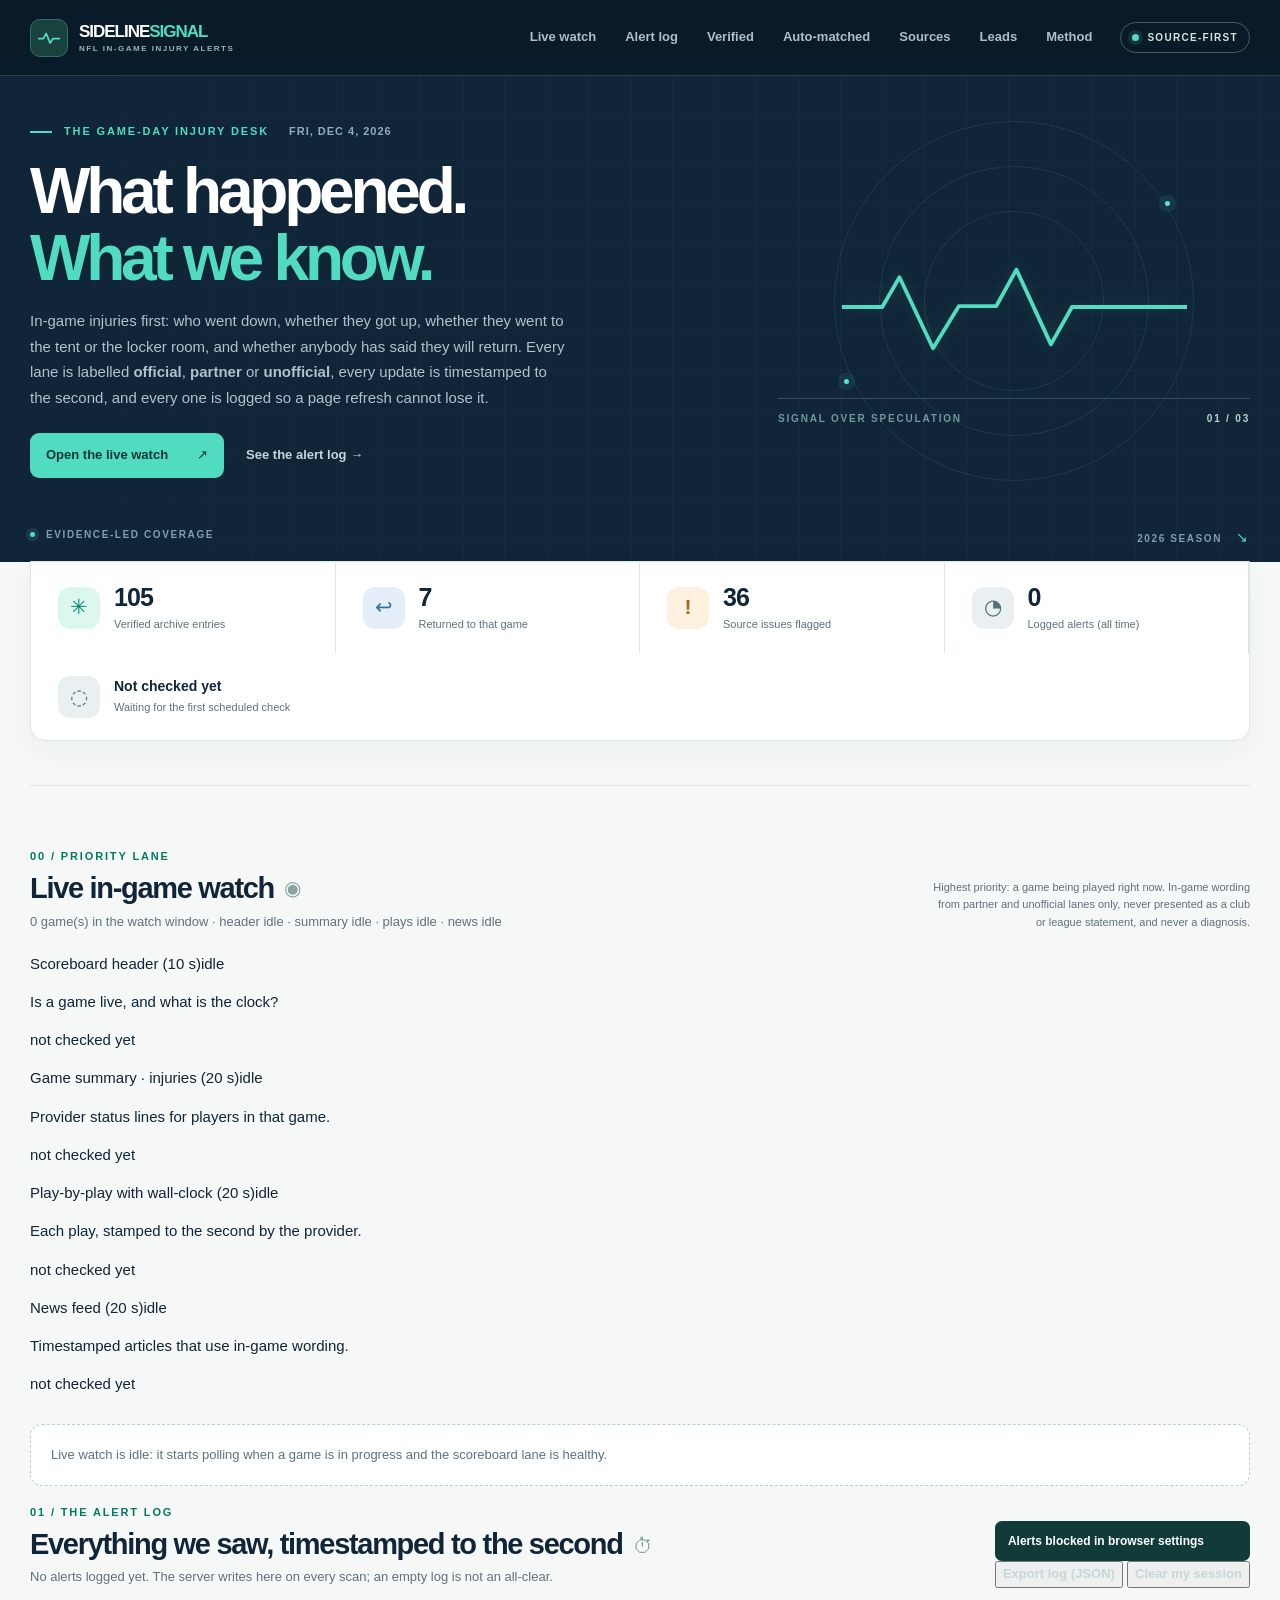
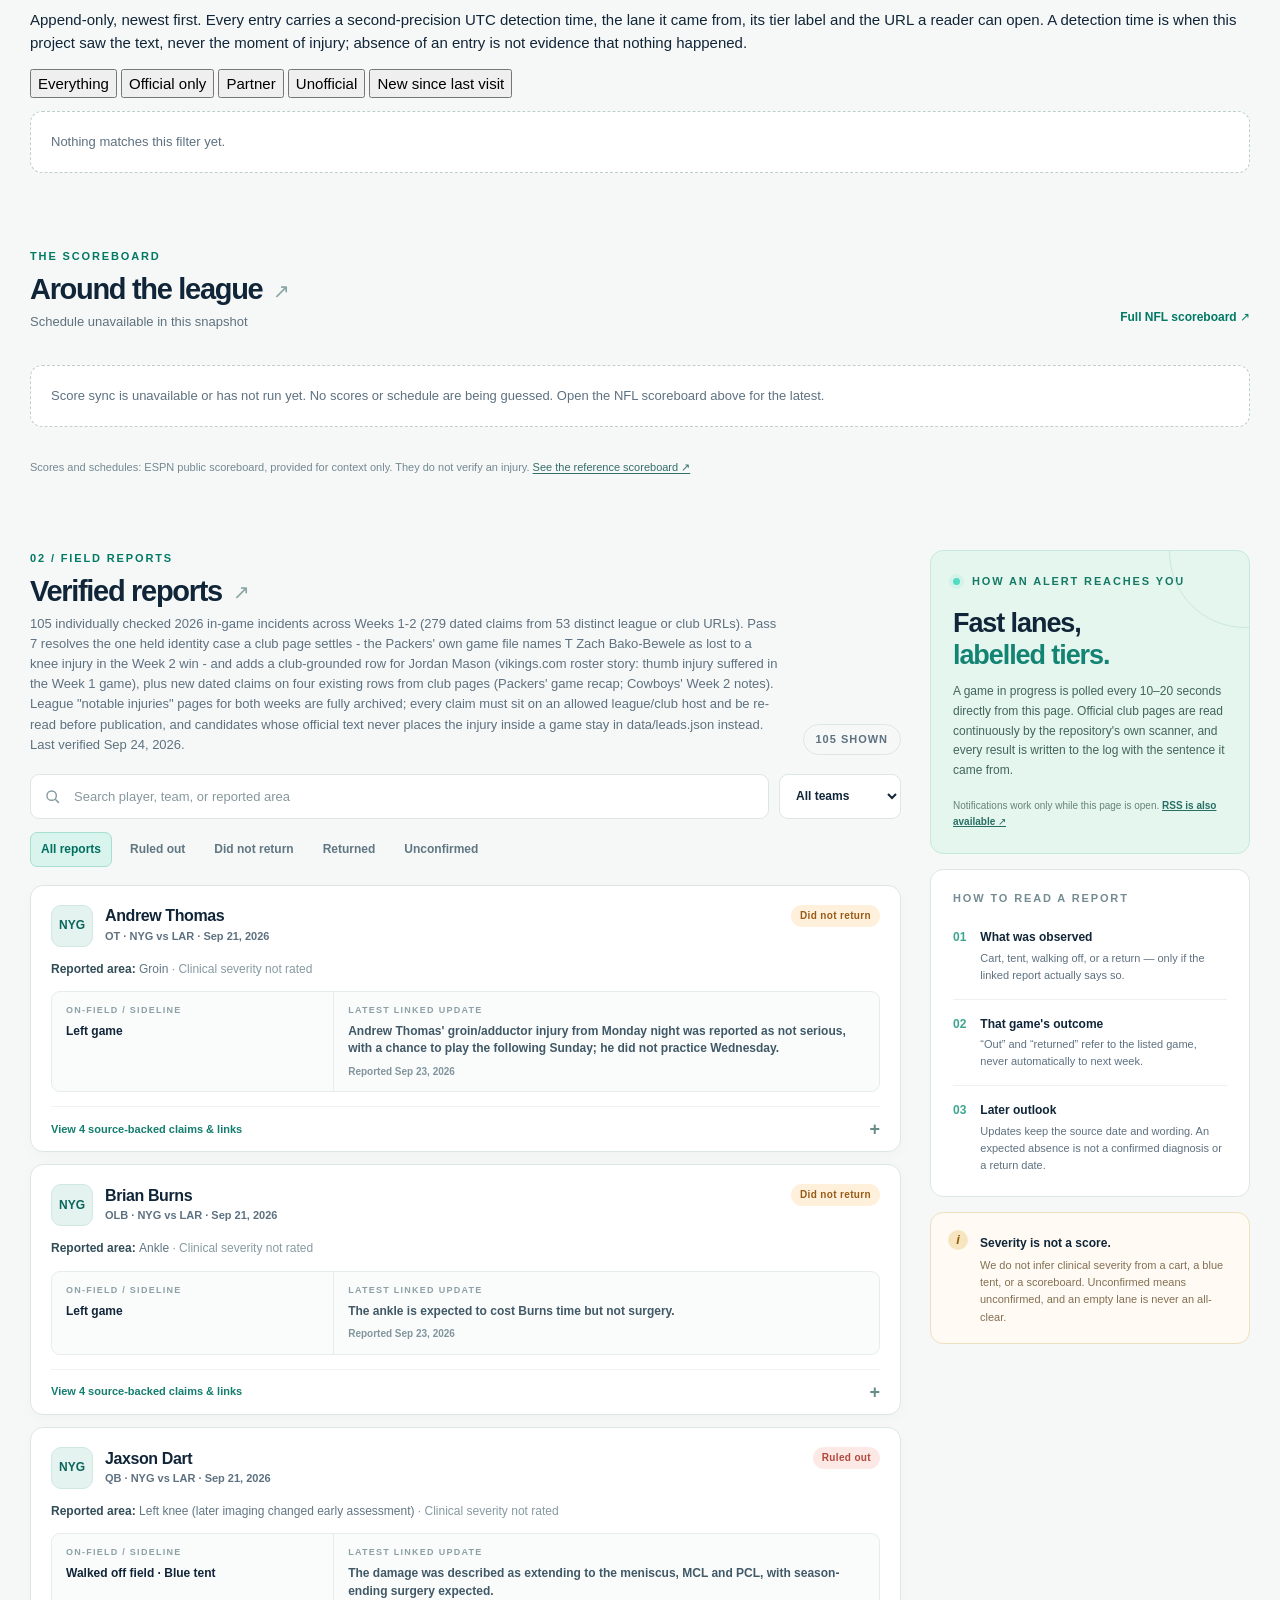
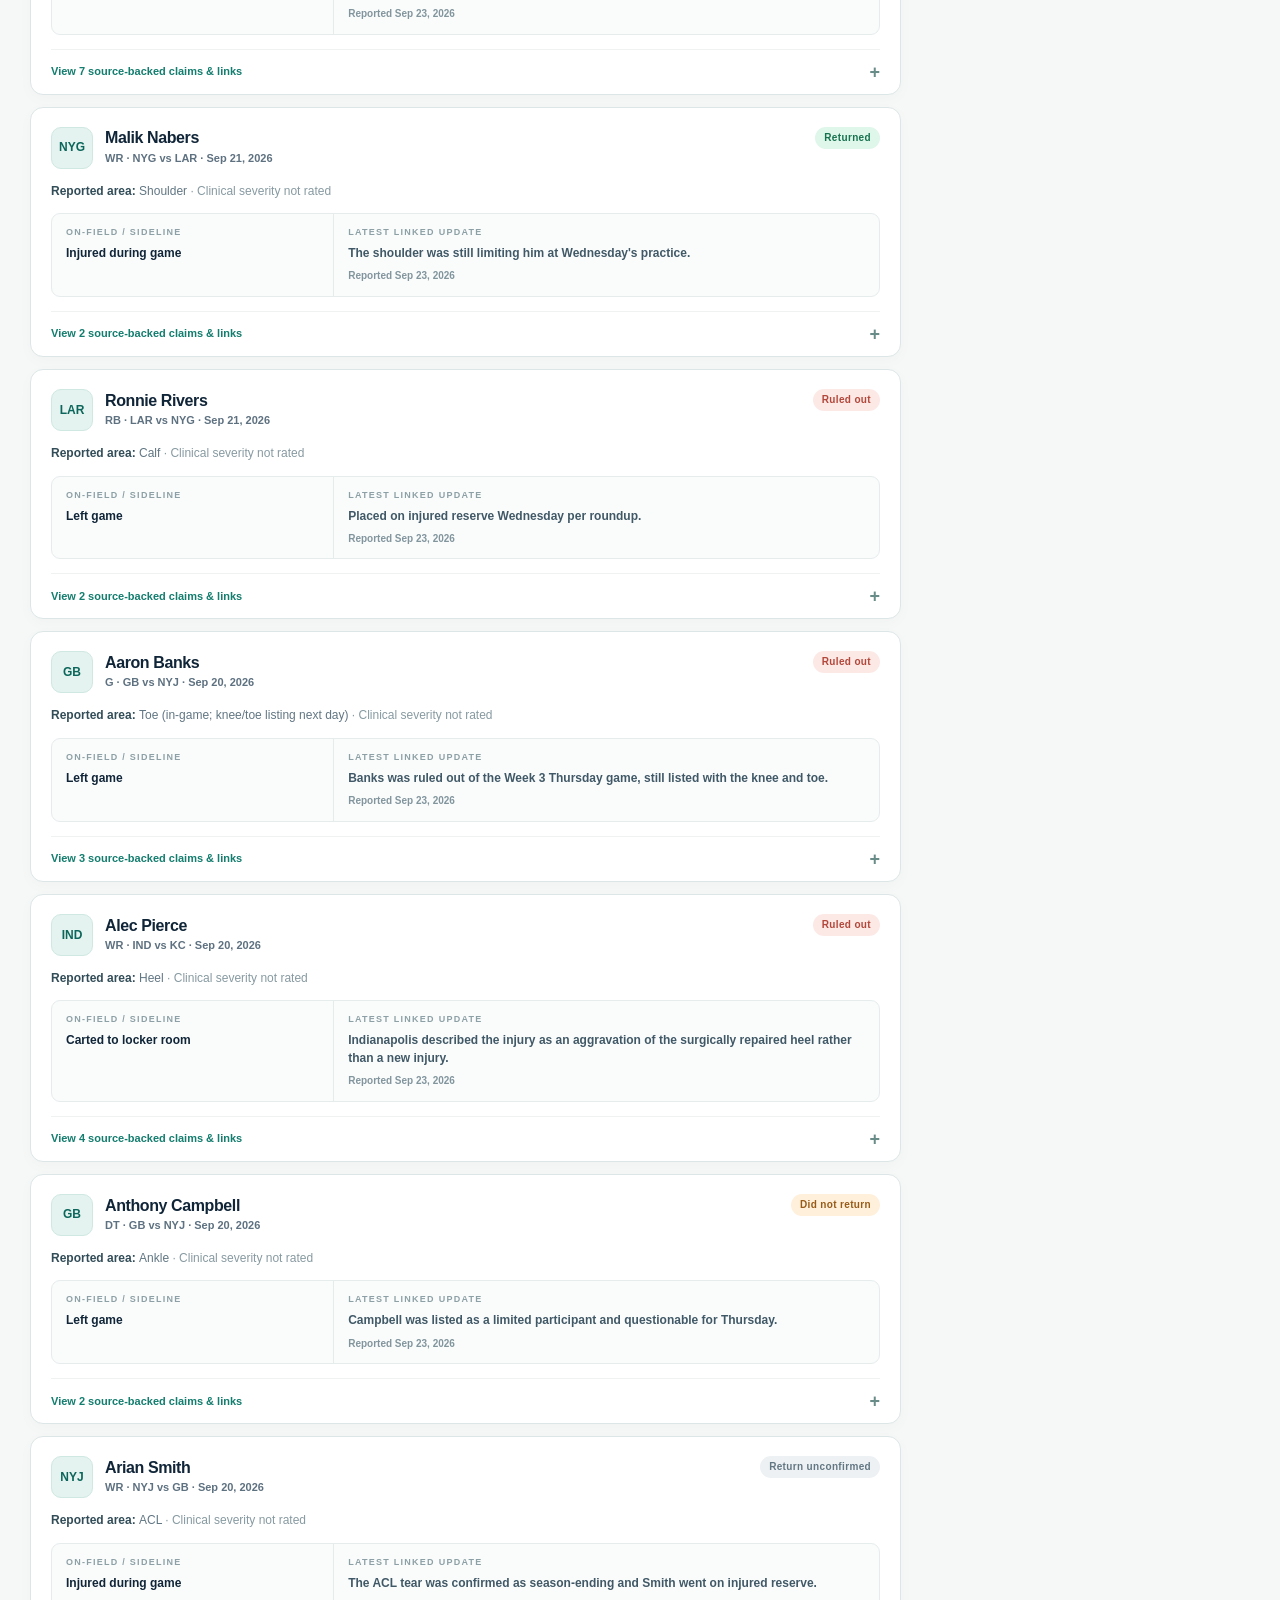
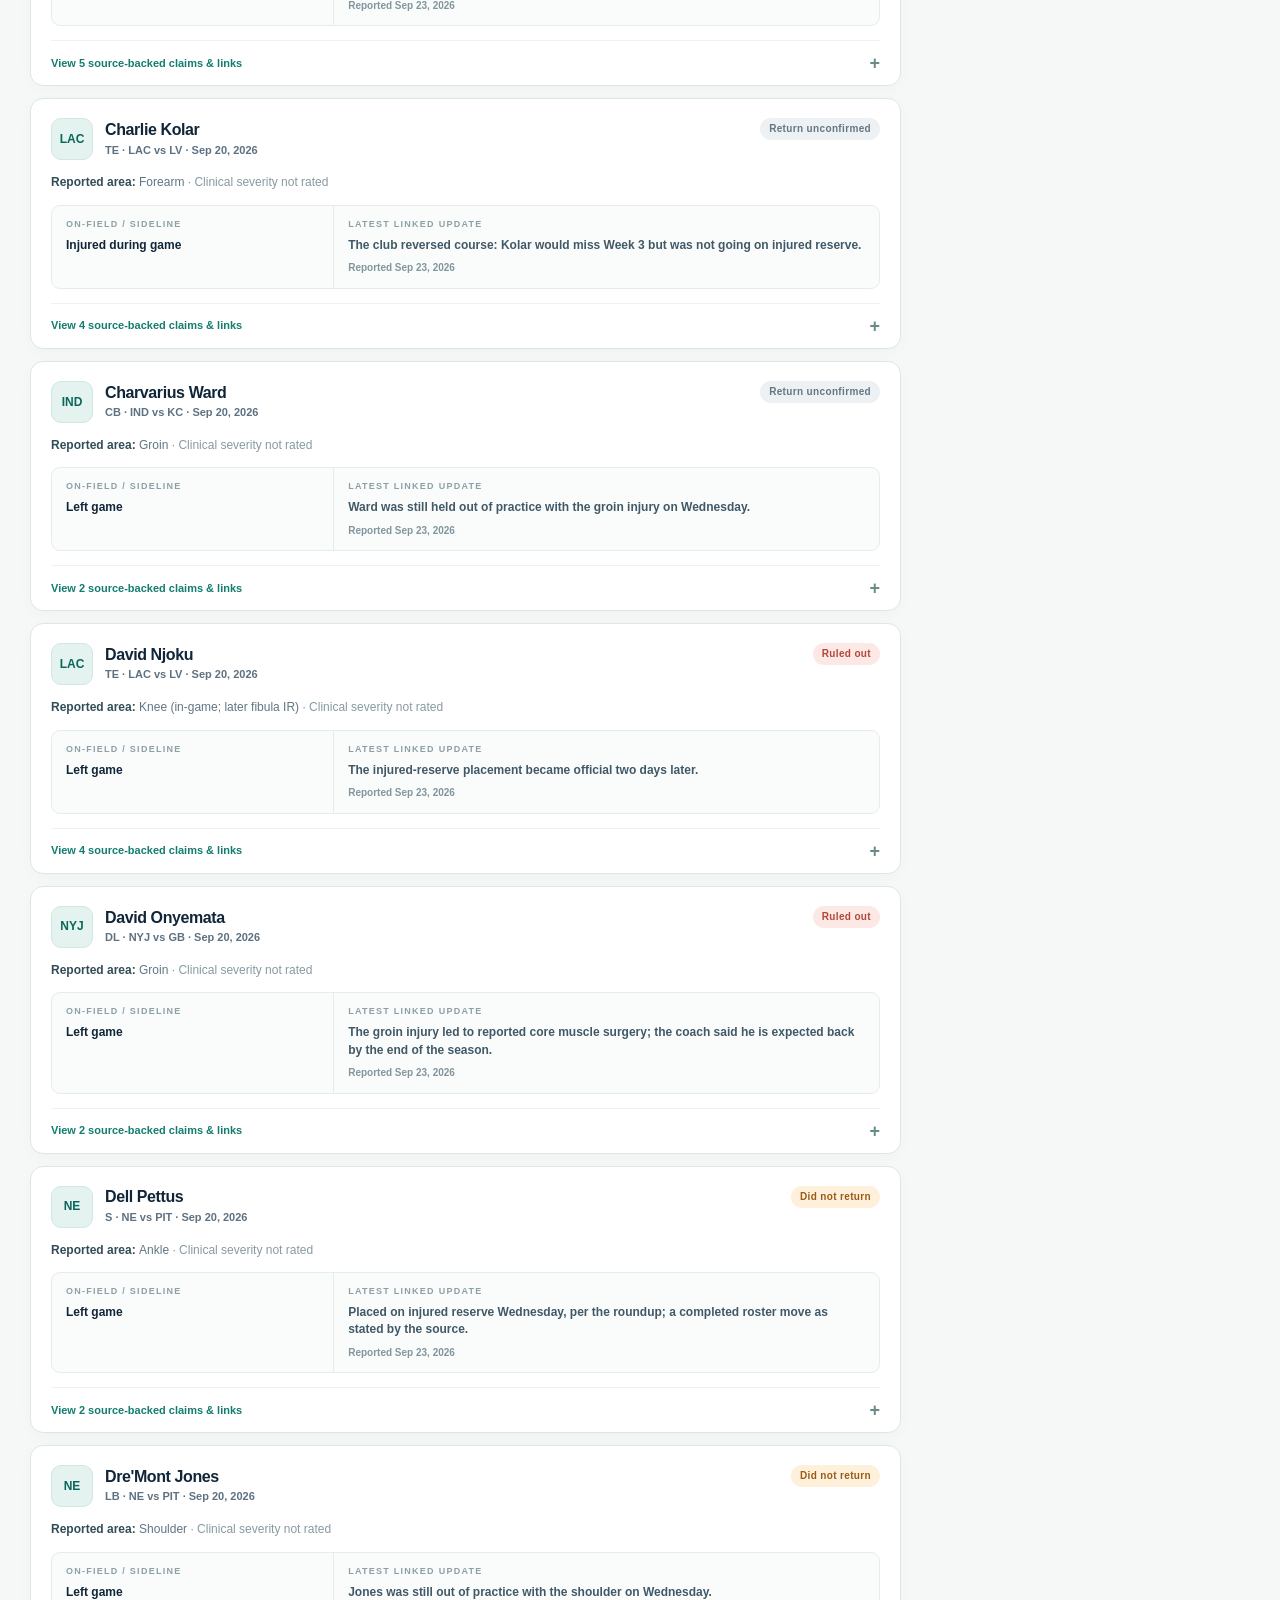
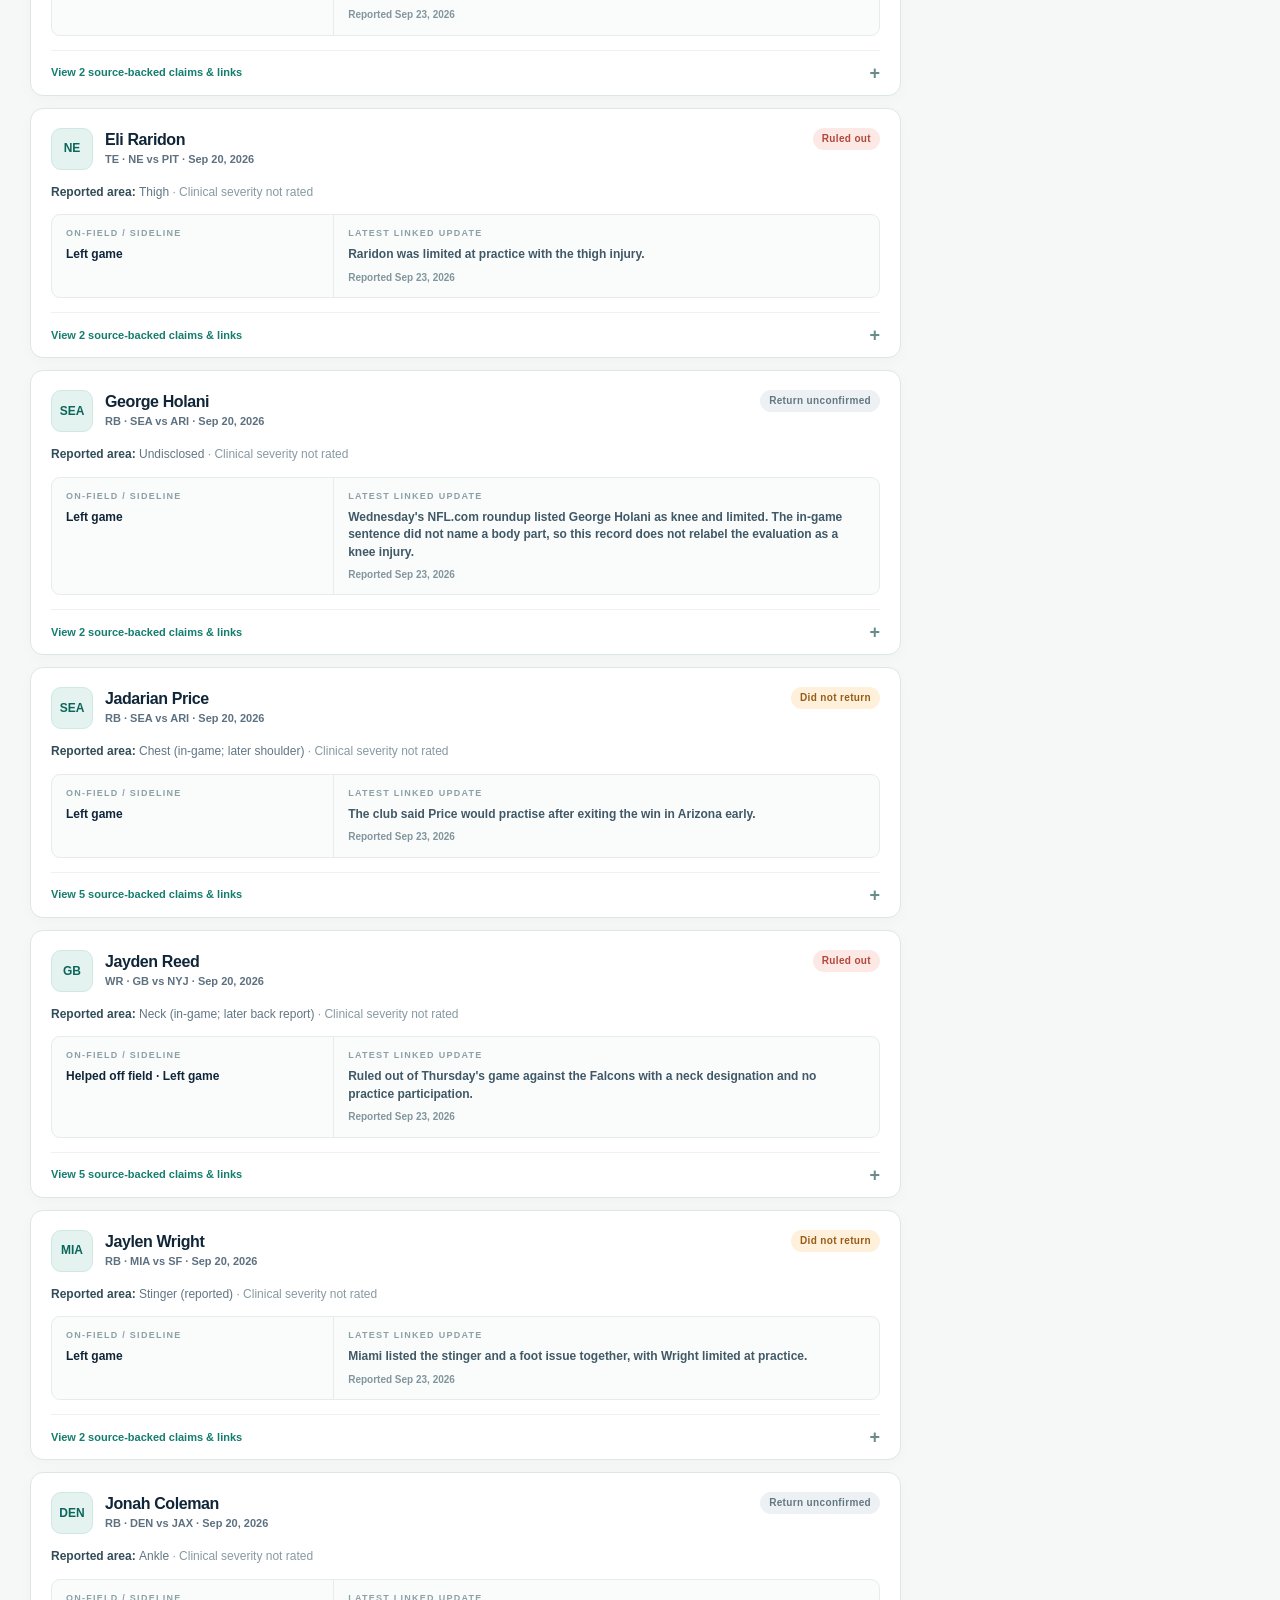
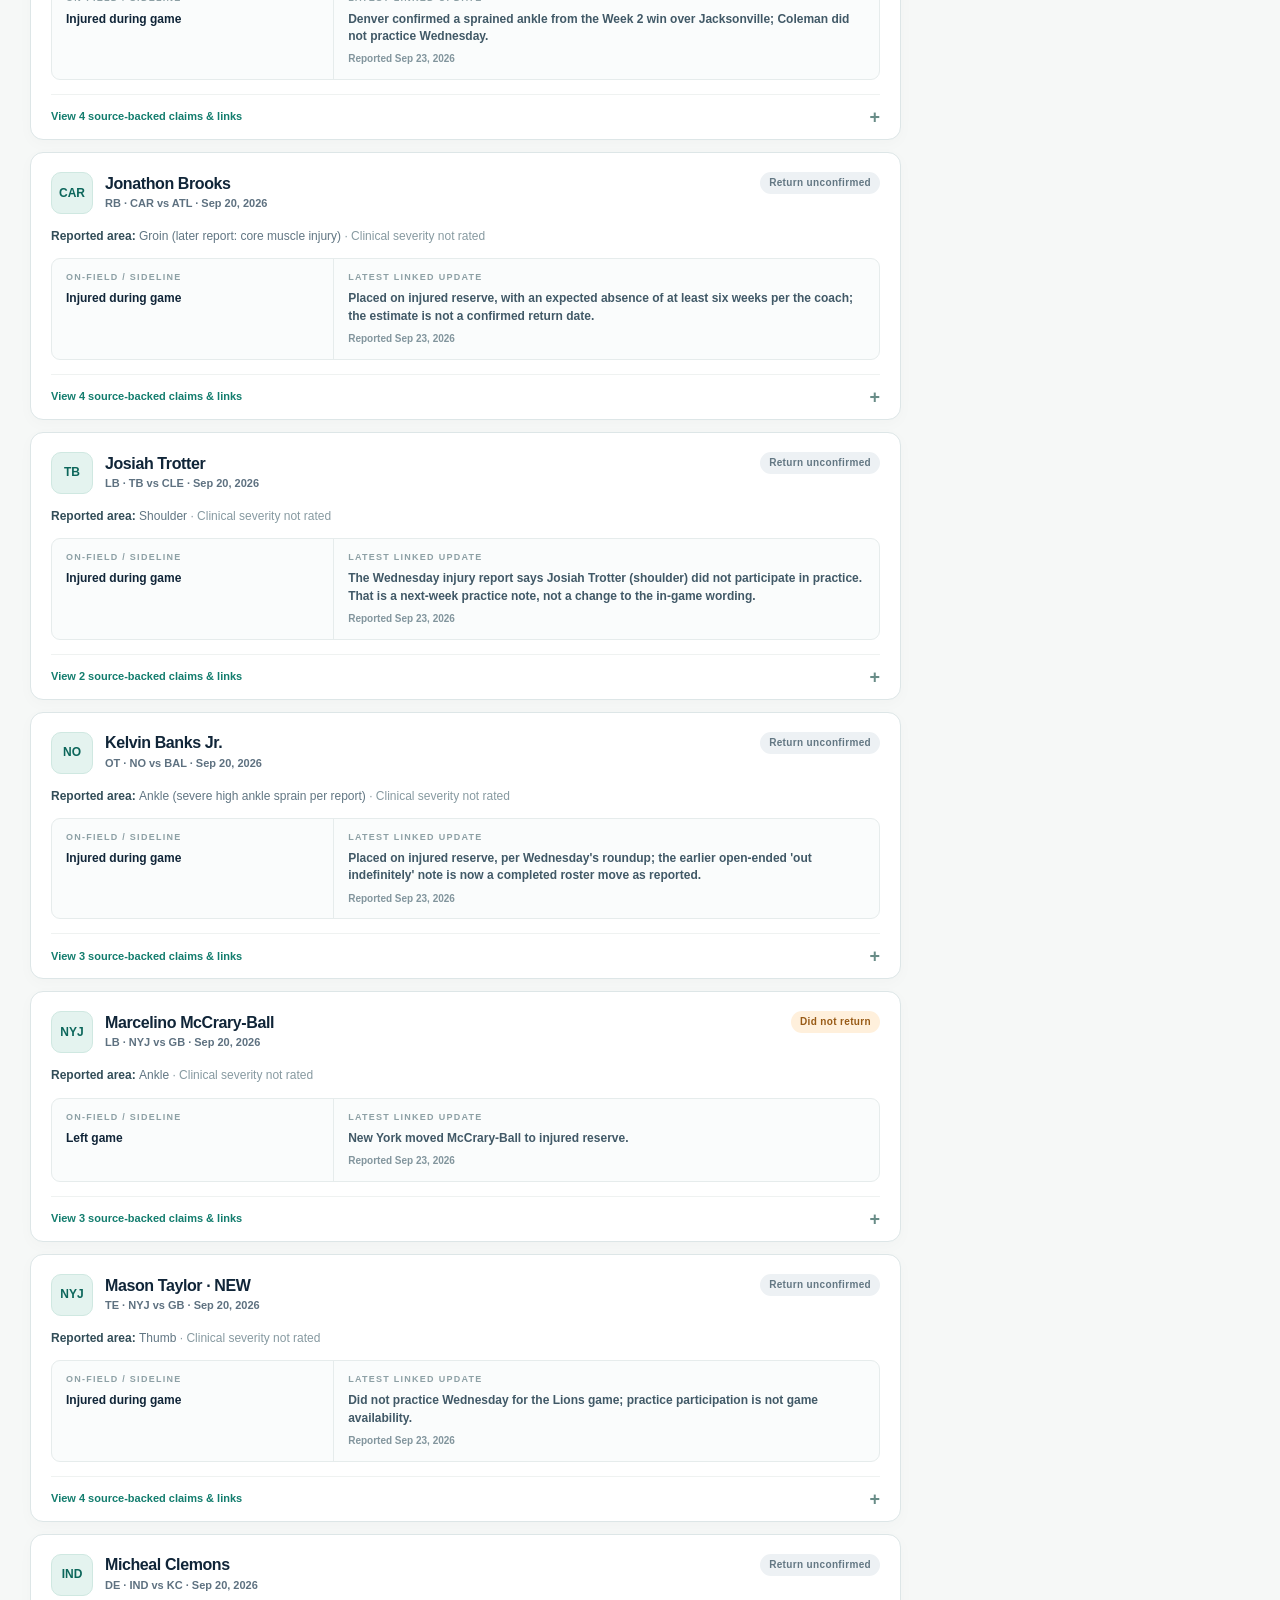
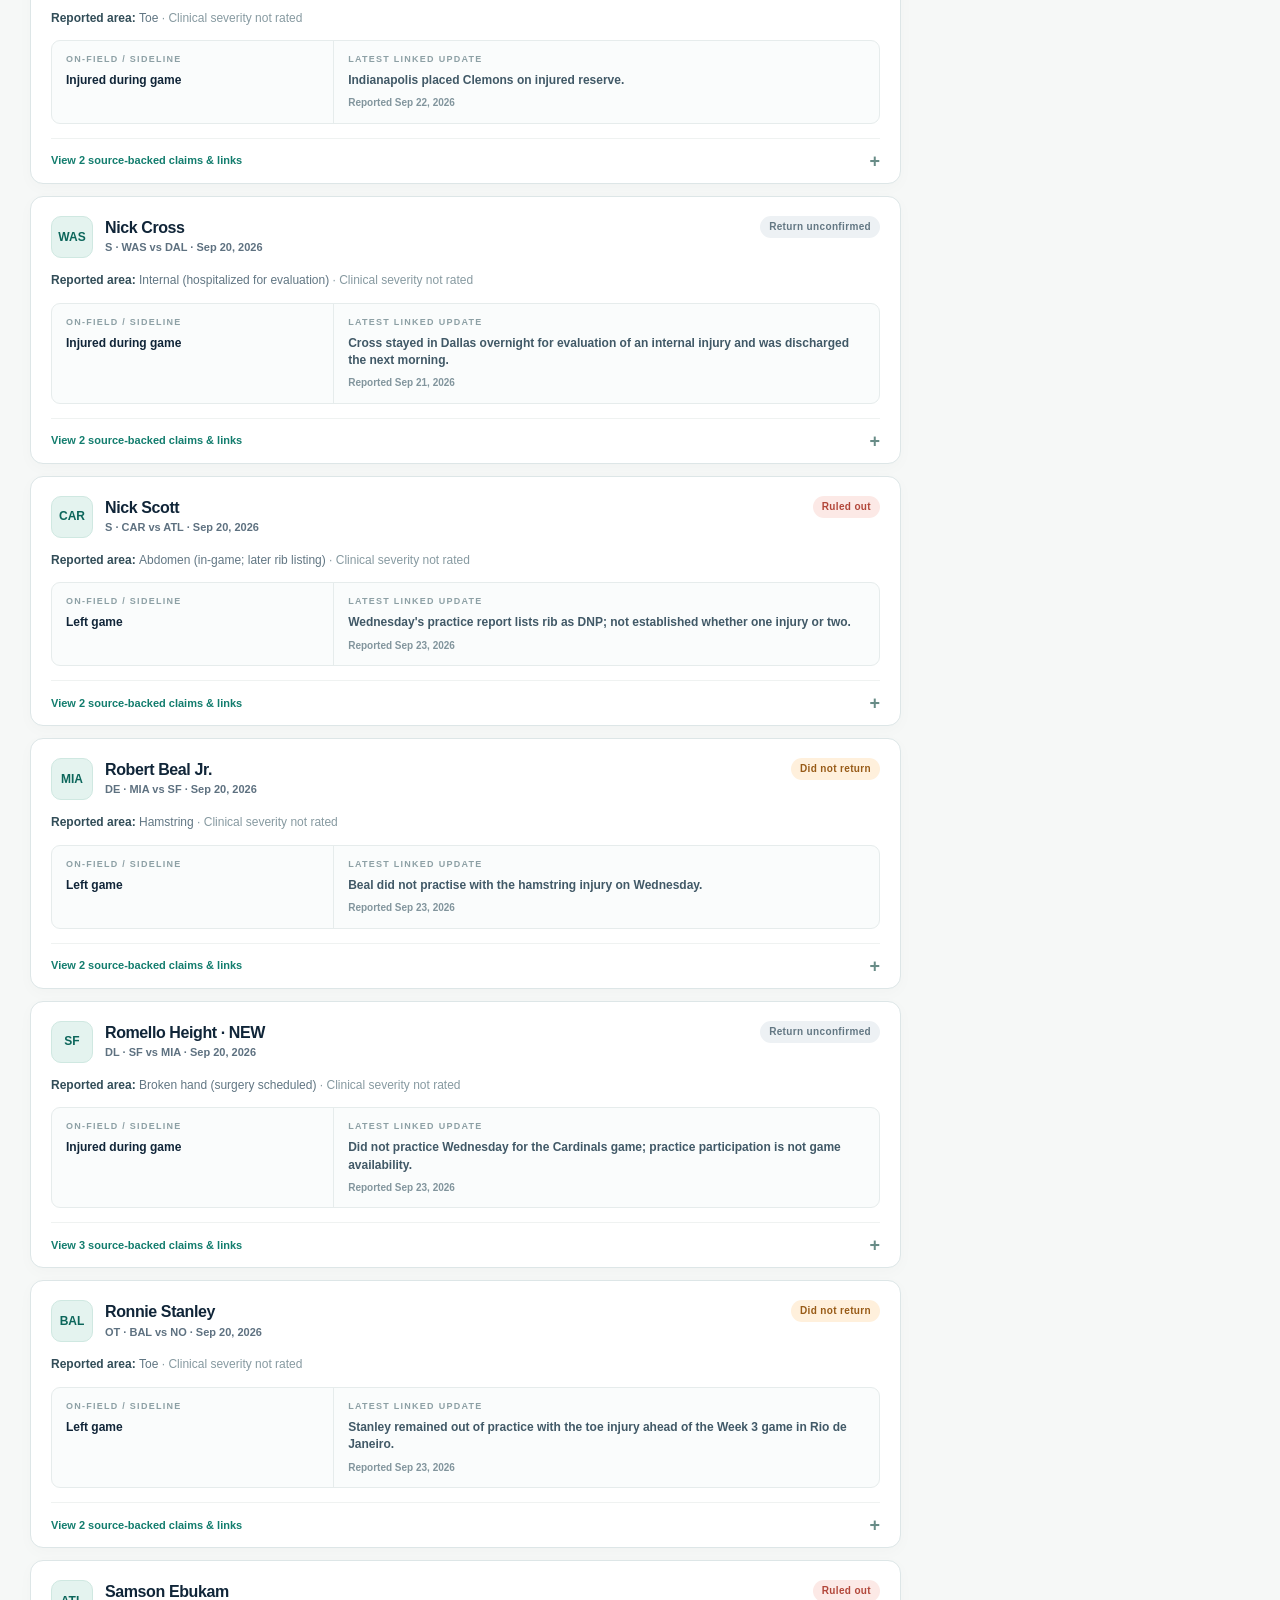
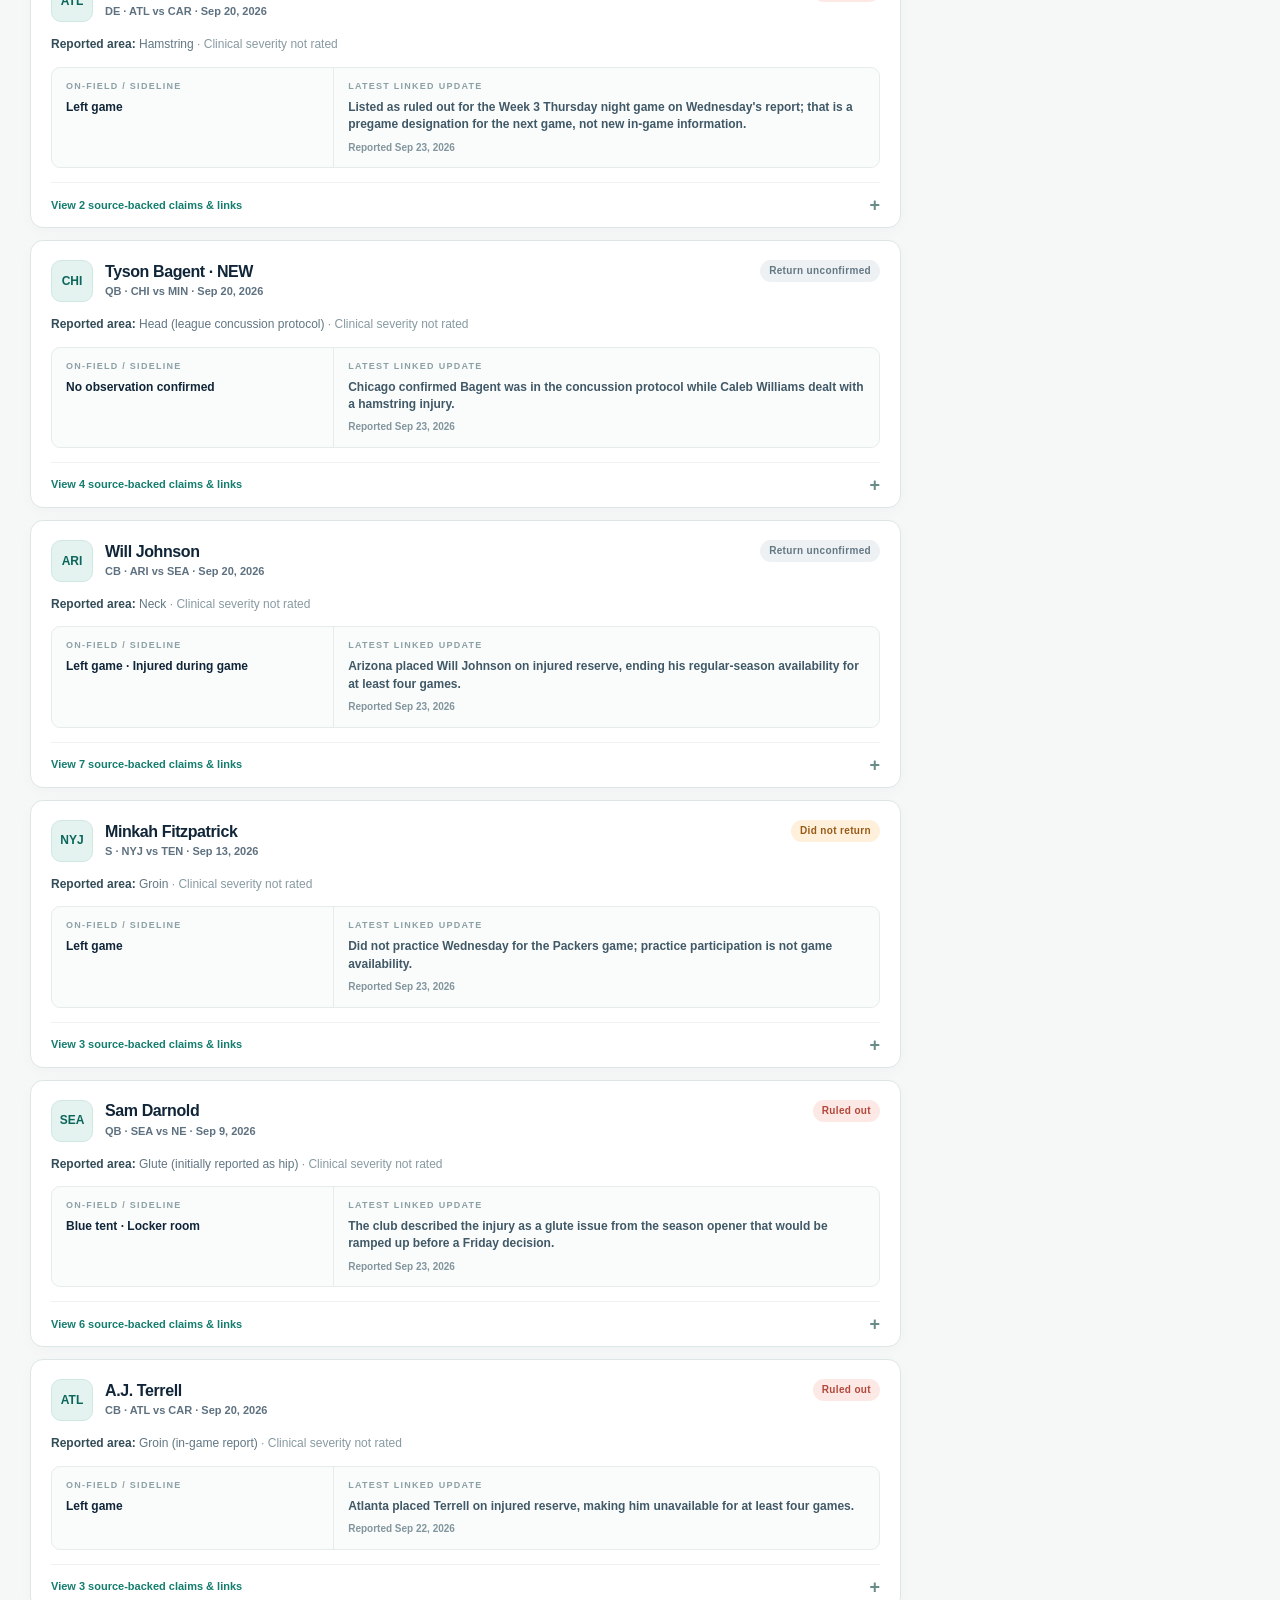
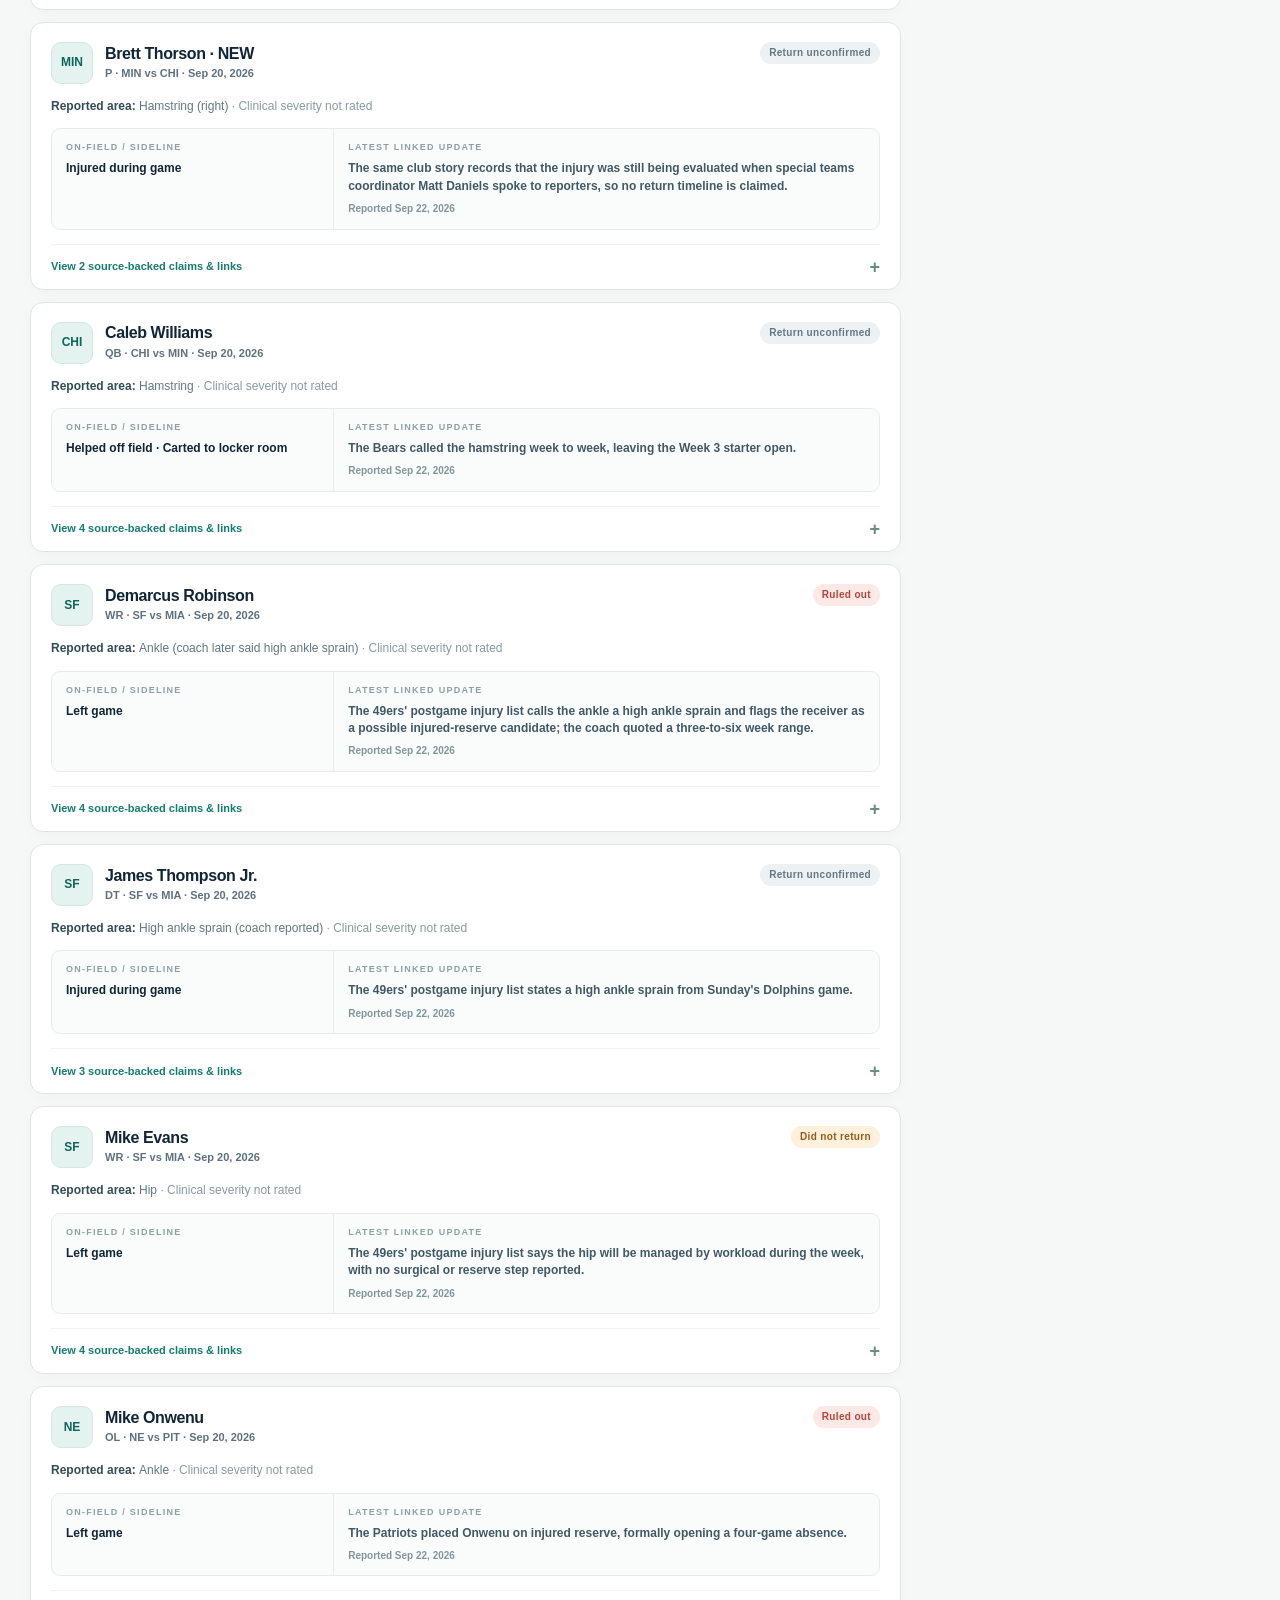
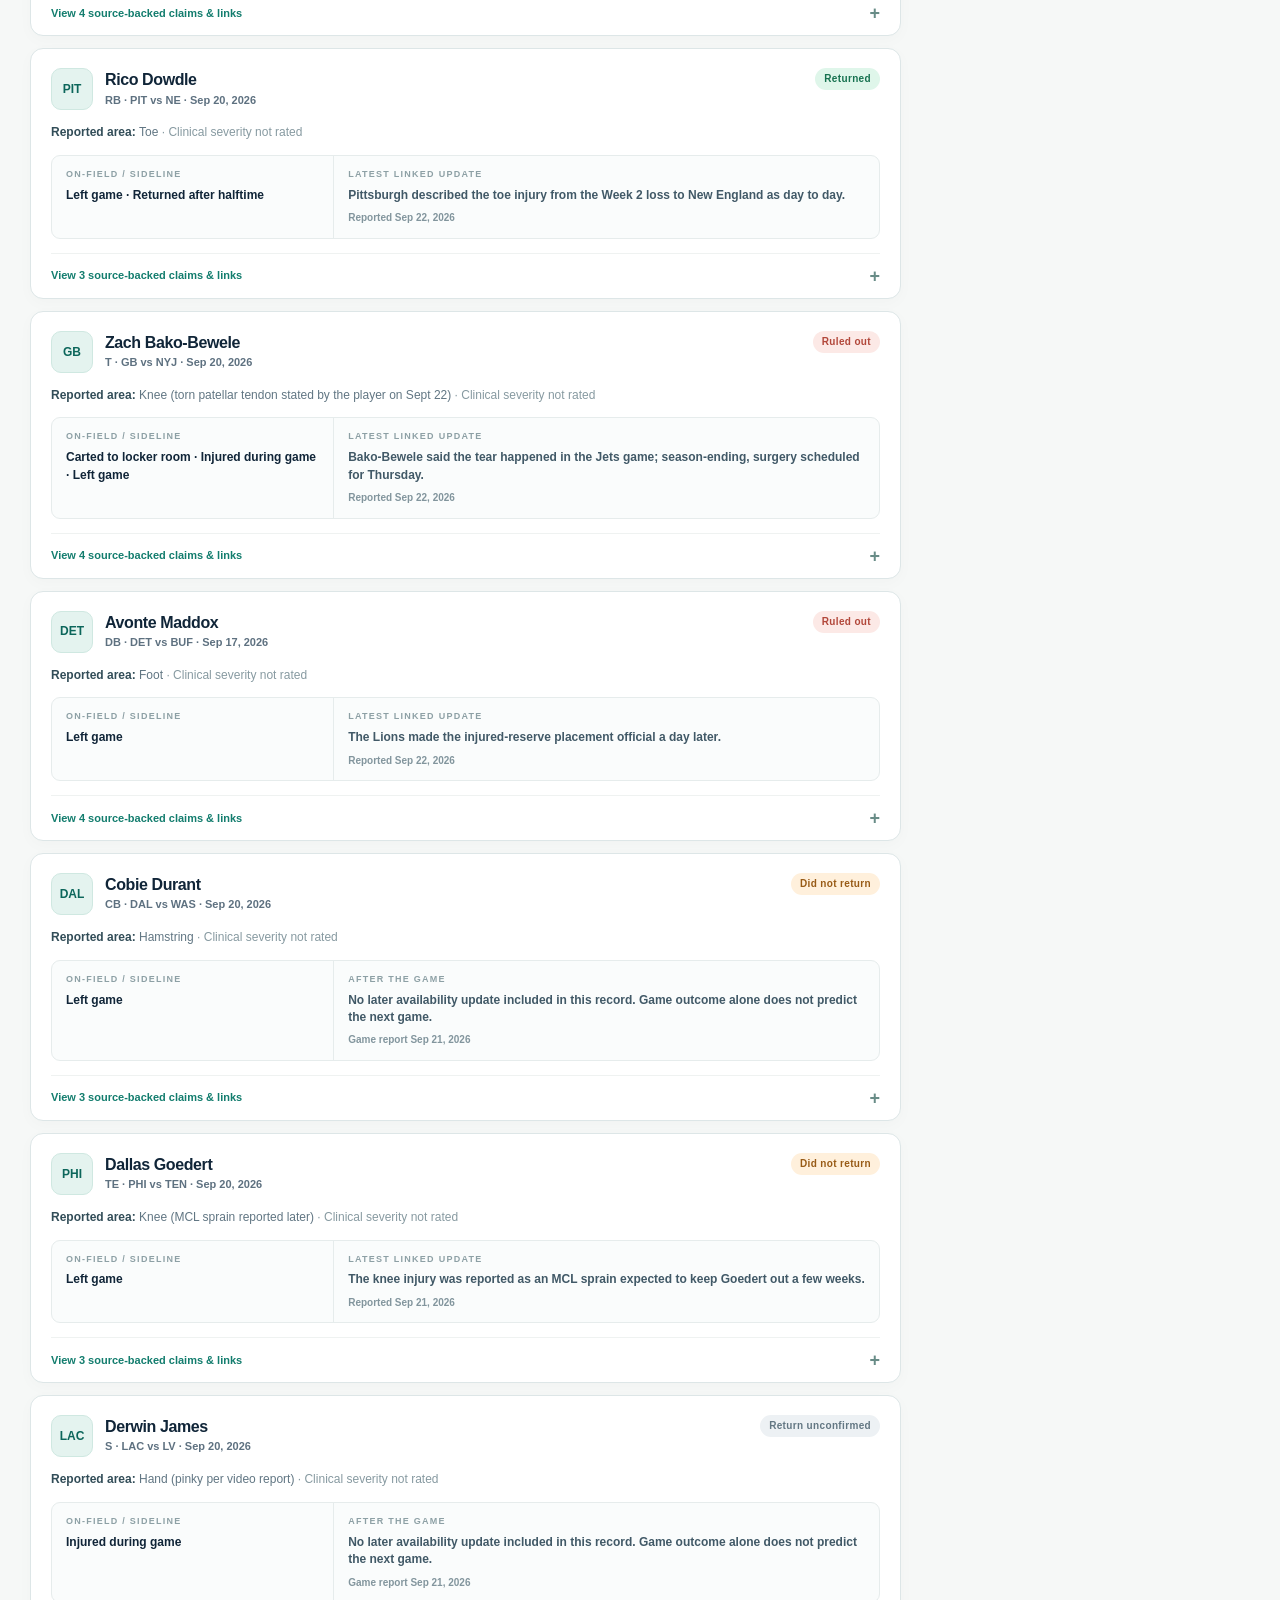
<file: index.html>
<!doctype html>
<html lang="en">
<head>
  <meta charset="utf-8">
  <meta name="viewport" content="width=device-width, initial-scale=1">
  <meta name="theme-color" content="#102538">
  <meta name="description" content="Source-linked NFL in-game injury alerts: official club and league reporting, labelled partner and unofficial lanes, second-precision timestamps and an append-only alert log. Game outcomes are not medical prognoses.">
  <meta http-equiv="Content-Security-Policy" content="default-src 'self'; script-src 'self'; style-src 'self'; img-src 'self' data:; connect-src 'self' https://site.api.espn.com https://site.web.api.espn.com https://sports.core.api.espn.com; object-src 'none'; base-uri 'self'; form-action 'self'; upgrade-insecure-requests">
  <title>Sideline Signal — NFL in-game injury alerts with receipts</title>
  <link rel="icon" href="data:image/svg+xml,%3Csvg xmlns='http://www.w3.org/2000/svg' viewBox='0 0 48 48'%3E%3Crect width='48' height='48' rx='12' fill='%23102538'/%3E%3Cpath d='M6 25h9l5-10 7 18 5-8h10' fill='none' stroke='%234adbc3' stroke-width='4' stroke-linecap='round' stroke-linejoin='round'/%3E%3C/svg%3E">
  <link rel="alternate" type="application/rss+xml" title="Source-backed in-game alerts" href="./feed.xml">
  <link rel="stylesheet" href="./assets/styles.css">
  <script type="module" src="./assets/app.js"></script>
</head>
<body>
  <a class="skip-link" href="#live-watch">Skip to the live watch</a>
  <header class="topbar">
    <div class="shell topbar-inner">
      <a href="./" class="brand" aria-label="Sideline Signal home">
        <span class="brand-mark" aria-hidden="true"><svg viewBox="0 0 42 42" fill="none"><path d="M3 22h8l5-9 7 17 5-8h11" stroke="currentColor" stroke-width="3" stroke-linecap="round" stroke-linejoin="round"/></svg></span>
        <span>SIDELINE<span class="brand-accent">SIGNAL</span><small>NFL IN-GAME INJURY ALERTS</small></span>
      </a>
      <nav class="top-nav" aria-label="Main navigation">
        <a href="#live-watch">Live watch</a>
        <a href="#alerts">Alert log</a>
        <a href="#reports">Verified</a>
        <a href="#auto-matched">Auto-matched</a>
        <a href="#sources">Sources</a>
        <a href="#leads">Leads</a>
        <a href="#method">Method</a>
      </nav>
      <span class="topbar-tag"><span class="signal-dot" aria-hidden="true"></span> SOURCE-FIRST</span>
    </div>
  </header>

  <main>
    <div class="hero-wrap">
      <div class="shell hero">
        <div class="hero-copy">
          <div class="eyebrow"><span class="eyebrow-line"></span> THE GAME-DAY INJURY DESK <span id="today-label" class="eyebrow-date"></span></div>
          <h1>What happened.<br><em>What we know.</em></h1>
          <p>In-game injuries first: who went down, whether they got up, whether they went to the tent or the locker room, and whether anybody has said they will return. Every lane is labelled <strong>official</strong>, <strong>partner</strong> or <strong>unofficial</strong>, every update is timestamped to the second, and every one is logged so a page refresh cannot lose it.</p>
          <div class="hero-actions">
            <a class="primary-action" href="#live-watch">Open the live watch <span aria-hidden="true">↗</span></a>
            <a class="ghost-action" href="#alerts">See the alert log <span aria-hidden="true">→</span></a>
          </div>
        </div>
        <div class="hero-graphic" aria-hidden="true"><div class="graphic-ring ring-one"></div><div class="graphic-ring ring-two"></div><div class="graphic-ring ring-three"></div><svg viewBox="0 0 360 180"><path d="M0 96h42l18-31 35 74 27-44h39l21-38 36 78 22-39h120" fill="none" stroke="#52ddc1" stroke-width="4" stroke-linecap="round" stroke-linejoin="round"/></svg><span class="graphic-caption">SIGNAL OVER SPECULATION <span>01 / 03</span></span></div>
      </div>
      <div class="shell"><div class="hero-bottom"><span><span class="signal-dot" aria-hidden="true"></span> EVIDENCE-LED COVERAGE</span><span>2026 SEASON <span aria-hidden="true">↘</span></span></div></div>
    </div>

    <div class="shell content-shell">
      <section class="status-strip" aria-label="Coverage overview">
        <div class="metric"><span class="metric-icon mint" aria-hidden="true">✳</span><div><span id="count-total" class="metric-value">—</span><span class="metric-label">Verified archive entries</span></div></div>
        <div class="metric"><span class="metric-icon blue" aria-hidden="true">↩</span><div><span id="count-returned" class="metric-value">—</span><span class="metric-label">Returned to that game</span></div></div>
        <div class="metric"><span class="metric-icon amber" aria-hidden="true">!</span><div><span id="count-flags" class="metric-value">—</span><span class="metric-label">Source issues flagged</span></div></div>
        <div class="metric"><span class="metric-icon pale" aria-hidden="true">◔</span><div><span id="count-log" class="metric-value">—</span><span class="metric-label">Logged alerts (all time)</span></div></div>
        <div class="metric metric-health"><span id="feed-indicator" class="metric-icon pale" aria-hidden="true">◌</span><div><span id="feed-state" class="metric-value metric-value-small">Checking…</span><span id="last-check" class="metric-label">Collector status</span></div></div>
      </section>

      <section id="live-watch" class="live-section" aria-labelledby="live-heading">
        <div class="section-header">
          <div><span class="section-kicker">00 / PRIORITY LANE</span><h2 id="live-heading">Live in-game watch <span class="heading-mark" aria-hidden="true">◉</span></h2><p id="live-watch-status" class="section-subtitle">Starting the live lanes…</p></div>
          <p class="lane-note">Highest priority: a game being played right now. In-game wording from partner and unofficial lanes only, never presented as a club or league statement, and never a diagnosis.</p>
        </div>
        <div id="lane-dashboard" class="lane-dashboard" aria-label="Live lane health"></div>
        <div id="live-watch-feed" class="live-watch" aria-live="polite"><p class="notice">Checking whether any game is in progress…</p></div>
      </section>

      <section id="alerts" class="alerts-section" aria-labelledby="alerts-heading">
        <div class="section-header">
          <div><span class="section-kicker">01 / THE ALERT LOG</span><h2 id="alerts-heading">Everything we saw, timestamped to the second <span class="heading-mark" aria-hidden="true">⏱</span></h2><p id="alerts-status" class="section-subtitle">Loading the server log…</p></div>
          <div class="alert-tools">
            <button type="button" id="notify-button" class="notify-button">Enable browser alerts <span aria-hidden="true">↗</span></button>
            <button type="button" id="export-log" class="ghost-action small">Export log (JSON)</button>
            <button type="button" id="clear-log" class="ghost-action small">Clear my session</button>
          </div>
        </div>
        <p class="policy-note" id="log-policy"></p>
        <div class="log-filters" role="group" aria-label="Alert log filters">
          <button type="button" class="chip active" data-log="all" aria-pressed="true">Everything</button>
          <button type="button" class="chip" data-log="official" aria-pressed="false">Official only</button>
          <button type="button" class="chip" data-log="partner" aria-pressed="false">Partner</button>
          <button type="button" class="chip" data-log="unofficial" aria-pressed="false">Unofficial</button>
          <button type="button" class="chip" data-log="new" aria-pressed="false">New since last visit</button>
        </div>
        <div id="alert-log-list" class="alert-log" aria-live="polite"><p class="notice">Loading the alert log…</p></div>
      </section>

      <section id="scores-section" class="score-section" aria-labelledby="scores-heading">
        <div class="section-header">
          <div><span class="section-kicker">THE SCOREBOARD</span><h2 id="scores-heading">Around the league <span class="heading-mark" aria-hidden="true">↗</span></h2><p id="scores-meta" class="section-subtitle">Looking for the next games…</p></div>
          <a class="text-link" href="https://www.nfl.com/scores/" target="_blank" rel="noopener noreferrer">Full NFL scoreboard <span aria-hidden="true">↗</span></a>
        </div>
        <div id="score-cards" class="score-cards" aria-live="polite"><p class="notice">Loading the scoreboard…</p></div>
        <p class="source-caption">Scores and schedules: ESPN public scoreboard, provided for context only. They do not verify an injury. <a href="https://buffedlizard55-lab.github.io/NFL-scoreboard/" target="_blank" rel="noopener noreferrer">See the reference scoreboard ↗</a></p>
      </section>

      <div class="main-grid">
        <section id="reports" class="reports-section" aria-labelledby="reports-heading">
          <div class="section-header report-heading"><div><span class="section-kicker">02 / FIELD REPORTS</span><h2 id="reports-heading">Verified reports <span class="heading-mark" aria-hidden="true">↗</span></h2><p id="coverage-copy" class="section-subtitle">Opening the source ledger…</p></div><span id="result-count" class="result-total" aria-live="polite"></span></div>
          <div class="filter-panel">
            <label class="search-field"><svg aria-hidden="true" viewBox="0 0 24 24"><circle cx="10.8" cy="10.8" r="6.6"/><path d="m16 16 5 5"/></svg><span class="sr-only">Search player, club or injury</span><input id="search" type="search" placeholder="Search player, team, or reported area" autocomplete="off"></label>
            <label class="team-field"><span class="sr-only">Filter by team</span><select id="team-filter"><option value="all">All teams</option></select></label>
          </div>
          <div id="outcome-filters" class="filter-tabs" role="group" aria-label="Game outcome filter">
            <button type="button" class="active" data-outcome="all" aria-pressed="true">All reports</button>
            <button type="button" data-outcome="out" aria-pressed="false">Ruled out</button>
            <button type="button" data-outcome="did_not_return" aria-pressed="false">Did not return</button>
            <button type="button" data-outcome="returned" aria-pressed="false">Returned</button>
            <button type="button" data-outcome="unconfirmed" aria-pressed="false">Unconfirmed</button>
          </div>
          <div id="report-list" class="report-list" aria-live="polite"><div class="notice">Loading source-backed reports…</div></div>
        </section>

        <aside class="sidebar" aria-label="How to read this page">
          <section class="sidebar-card alert-card"><div class="card-label"><span class="signal-dot" aria-hidden="true"></span> HOW AN ALERT REACHES YOU</div><h2>Fast lanes,<br><span>labelled tiers.</span></h2><p>A game in progress is polled every 10–20 seconds directly from this page. Official club pages are read continuously by the repository's own scanner, and every result is written to the log with the sentence it came from.</p><p id="notification-info" class="microcopy">Notifications work only while this page is open. <a href="./feed.xml">RSS is also available ↗</a></p></section>
          <section class="sidebar-card reading-card"><div class="card-label">HOW TO READ A REPORT</div><div class="reading-row"><span class="reading-number">01</span><div><strong>What was observed</strong><p>Cart, tent, walking off, or a return — only if the linked report actually says so.</p></div></div><div class="reading-row"><span class="reading-number">02</span><div><strong>That game's outcome</strong><p>“Out” and “returned” refer to the listed game, never automatically to next week.</p></div></div><div class="reading-row"><span class="reading-number">03</span><div><strong>Later outlook</strong><p>Updates keep the source date and wording. An expected absence is not a confirmed diagnosis or a return date.</p></div></div></section>
          <section class="sidebar-card caution-card"><span class="caution-icon" aria-hidden="true">i</span><div><strong>Severity is not a score.</strong><p>We do not infer clinical severity from a cart, a blue tent, or a scoreboard. Unconfirmed means unconfirmed, and an empty lane is never an all-clear.</p></div></section>
        </aside>
      </div>

      <section id="auto-matched" class="candidates-section" aria-labelledby="candidates-heading">
        <div class="section-header"><div><span class="section-kicker">03 / AUTO-MATCHED CLUB TEXT</span><h2 id="candidates-heading">Found by the scanner, not yet in the master list <span class="heading-mark amber-mark" aria-hidden="true">⚙</span></h2><p class="section-subtitle" id="candidates-status">Reading the club-scan results…</p></div><span id="count-candidates" class="result-total" aria-live="polite"></span></div>
        <p class="policy-note" id="candidates-policy"></p>
        <div id="candidates-list" class="candidates-list"><p class="notice">Loading the club scan…</p></div>
      </section>

      <section id="review" class="review-section" aria-labelledby="review-heading"><div class="section-header"><div><span class="section-kicker">04 / TRANSPARENCY</span><h2 id="review-heading">Review queue <span class="heading-mark amber-mark" aria-hidden="true">!</span></h2><p class="section-subtitle">Conflicting labels and identity mismatches are not quietly merged into the verified feed.</p></div></div><div id="review-list" class="review-grid"><div class="notice">Loading source flags…</div></div></section>

      <section id="sources" class="sources-section" aria-labelledby="sources-heading"><div class="section-header"><div><span class="section-kicker">05 / PROVENANCE</span><h2 id="sources-heading">Sources, organised by tier <span class="heading-mark" aria-hidden="true">⌗</span></h2><p class="section-subtitle">Every lane the project reads, grouped and labelled: what it can prove, the latency to expect, the timestamp precision it actually carries, how it is reached, and when it was last checked. Official lanes may ground a verified row; partner and unofficial lanes never can.</p></div></div>
        <div class="source-filters">
          <label class="search-field compact"><svg aria-hidden="true" viewBox="0 0 24 24"><circle cx="10.8" cy="10.8" r="6.6"/><path d="m16 16 5 5"/></svg><span class="sr-only">Search the registry</span><input id="source-search" type="search" placeholder="Search lanes…" autocomplete="off"></label>
          <label><span class="sr-only">Tier</span><select id="source-tier"><option value="all">All tiers</option><option value="official">Official</option><option value="partner">Partner</option><option value="unofficial">Unofficial</option></select></label>
          <label><span class="sr-only">Category</span><select id="source-category"><option value="all">All categories</option></select></label>
          <label><span class="sr-only">Access</span><select id="source-access"><option value="all">Any access</option><option value="keyless-json">Keyless JSON</option><option value="html">Web page</option><option value="rss">RSS</option><option value="link-out">Link-out only</option><option value="blocked">Blocked</option></select></label>
          <span id="source-count" class="result-total" aria-live="polite"></span>
        </div>
        <div id="sources-board" class="sources-board"><p class="notice">Loading the source registry…</p></div>
      </section>

      <section id="leads" class="leads-section" aria-labelledby="leads-heading"><div class="section-header"><div><span class="section-kicker">06 / UNOFFICIAL LEADS</span><h2 id="leads-heading">Reported elsewhere, not verified here <span class="heading-mark amber-mark" aria-hidden="true">!</span></h2><p class="section-subtitle">Items seen on unofficial outlets and social feeds, each with its outlet, capture date and the exact next check needed. Nothing on this list is a confirmed injury and none of it is in the verified list.</p></div><span id="count-leads" class="result-total" aria-live="polite"></span></div><div id="leads-list" class="leads-list"><p class="notice">Loading unofficial leads…</p></div></section>

      <section id="method" class="method-section" aria-labelledby="method-heading"><div class="method-intro"><span class="section-kicker">07 / THE STANDARD</span><h2 id="method-heading">A clear trail from<br><em>source to signal.</em></h2><p>We begin with league-published reporting, match a player and club to an actual game, and quote the precise line behind every claim. Ambiguous identity, conflicting wording, missing metadata, or a missing source means “hold,” not “guess.”</p><a href="https://www.nfl.com/injuries/" target="_blank" rel="noopener noreferrer" class="method-link">Official pregame injury report ↗</a></div><div class="method-rules"><div><span>01</span><strong>In-game first</strong><p>While a game is live the page polls the game lanes every 10–20 seconds and shows only wording that explicitly says a player will not return, is questionable, was carted off, or went to the tent. It is labelled with its tier and carries the provider's own timestamp.</p></div><div><span>02</span><strong>Two independent reads</strong><p>Automatic promotion from a club page needs the identical sentence read twice, in two separate scans, plus a resolvable game date and the club named in the sentence. Anything less stays in the auto-matched list with the failed gate printed.</p></div><div><span>03</span><strong>Publish with context and tier</strong><p>Every lane is labelled official, partner or unofficial — and also by category, latency class, timestamp precision and access — and the archive only keeps official grounding. A lane that cannot be reached says so instead of going quiet.</p></div></div></section>
    </div>
  </main>
  <footer class="footer"><div class="shell footer-inner"><div><strong>SIDELINE<span> SIGNAL</span></strong><p>Less noise. More context. Always check the source.</p></div><div class="footer-links"><a href="#reports">Reports</a><a href="#alerts">Alert log</a><a href="#review">Source issues</a><a href="https://github.com/buffedlizard55-lab/InjuryAlerTNFL" target="_blank" rel="noopener noreferrer">Repository ↗</a></div><p class="footer-disclaimer">Unofficial project. Not affiliated with the NFL, its clubs, or ESPN. Detection timestamps are when this project saw text, never the moment of injury. A feed outage is not an all-clear.</p></div></footer>
</body>
</html>
</file>
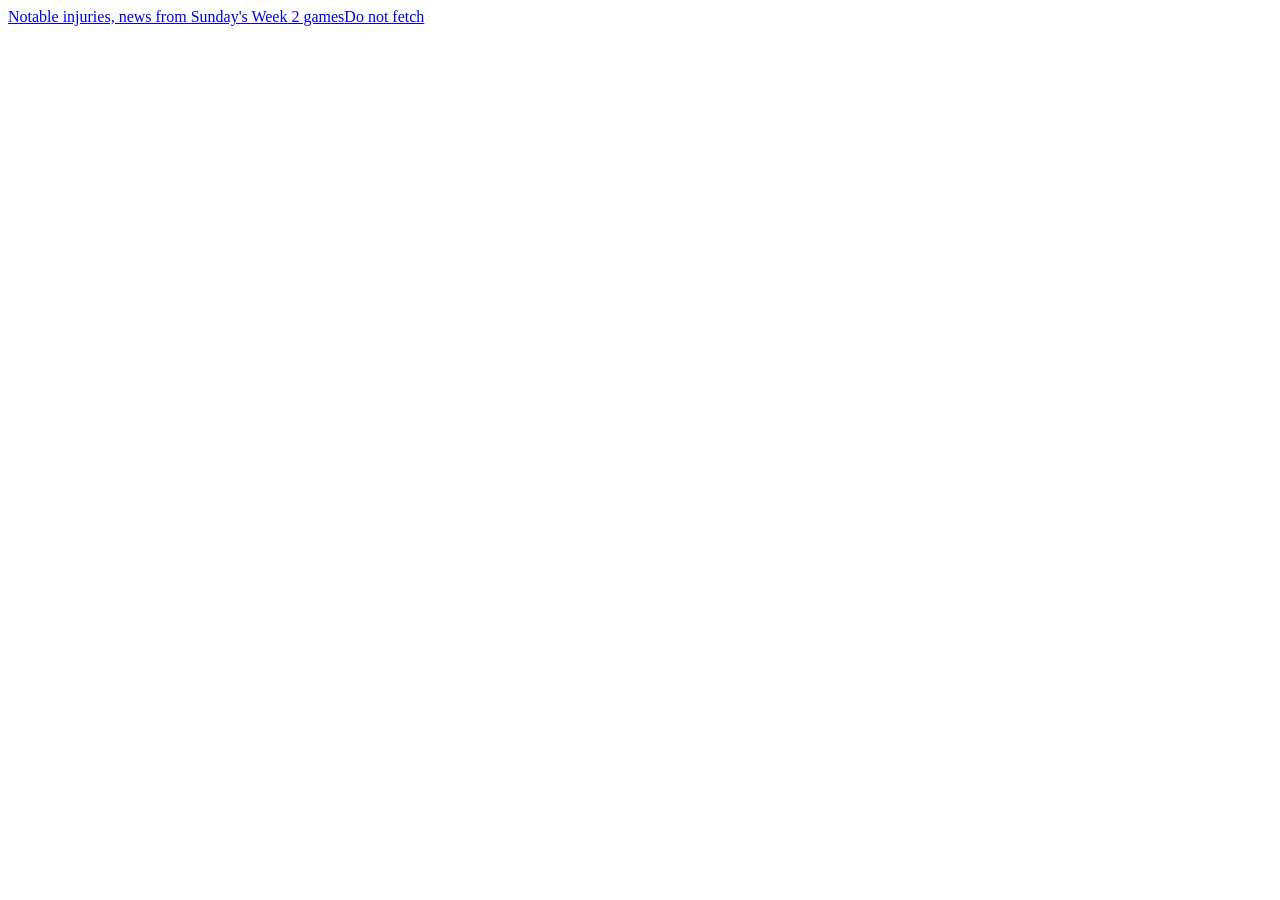
<file: tests/fixtures/index.html>
<!doctype html><html><head><title>News roundup</title></head><body><a href="/news/notable-injuries-news-from-sunday-s-week-2-games">Notable injuries, news from Sunday's Week 2 games</a><a href="https://malicious.example/news/notable-injuries-2026">Do not fetch</a></body></html>
</file>
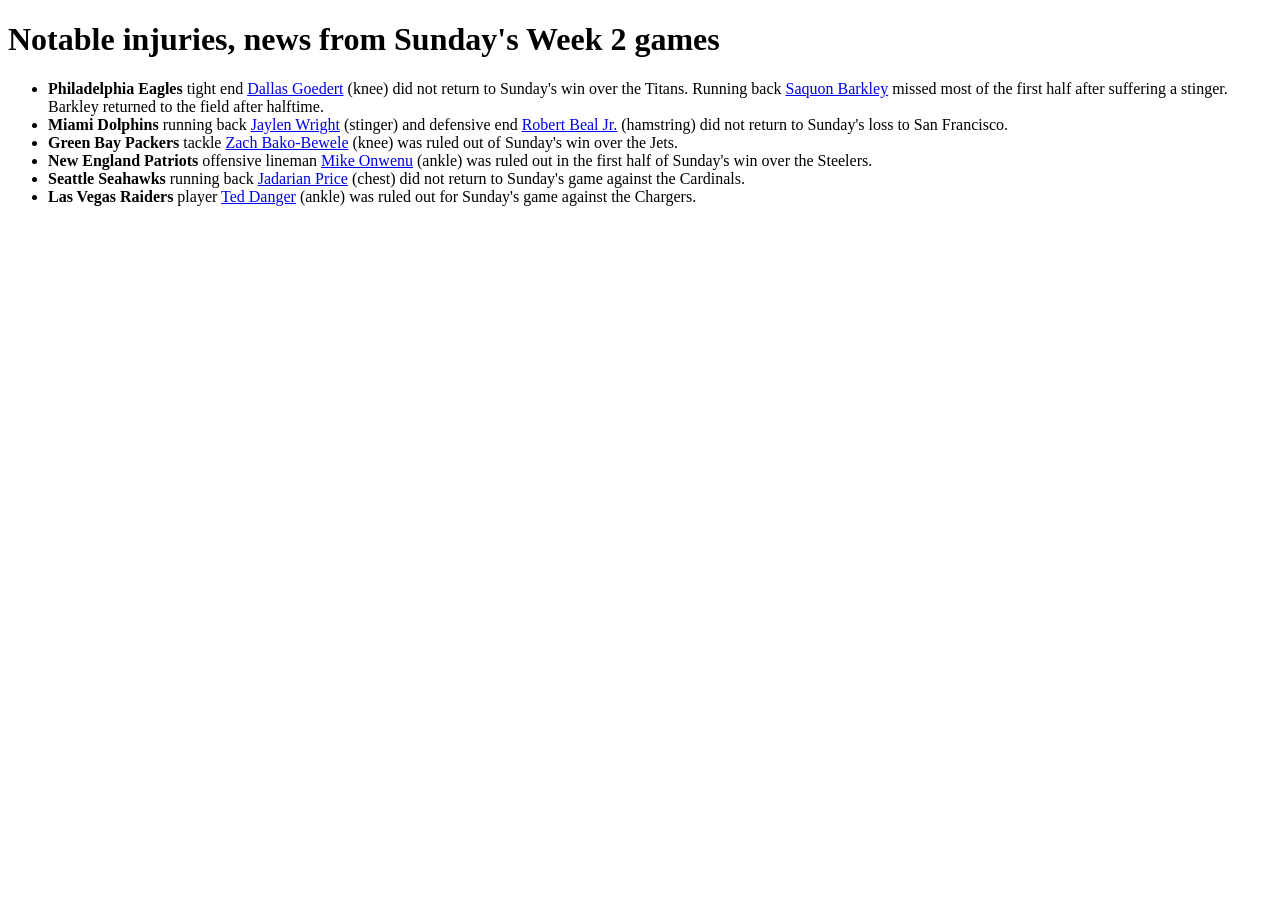
<file: tests/fixtures/roundup.html>
<!doctype html><html lang="en"><head>
<script type="application/ld+json">{"@context":"https://schema.org","@type":"NewsArticle","datePublished":"2026-09-20T18:00:00Z"}</script>
</head><body><h1>Notable injuries, news from Sunday's Week 2 games</h1><main><ul>
<li><strong>Philadelphia Eagles</strong> tight end <a href="/players/dallas-goedert">Dallas Goedert</a> (knee) did not return to Sunday's win over the Titans. Running back <a href="/players/saquon-barkley">Saquon Barkley</a> missed most of the first half after suffering a stinger. Barkley returned to the field after halftime.</li>
<li><strong>Miami Dolphins</strong> running back <a href="/players/jaylen-wright">Jaylen Wright</a> (stinger) and defensive end <a href="/players/robert-beal-jr">Robert Beal Jr.</a> (hamstring) did not return to Sunday's loss to San Francisco.</li>
<li><strong>Green Bay Packers</strong> tackle <a href="/players/zach-tom/">Zach Bako-Bewele</a> (knee) was ruled out of Sunday's win over the Jets.</li>
<li><strong>New England Patriots</strong> offensive lineman <a href="/players/mike-onwenu/">Mike Onwenu</a> (ankle) was ruled out in the first half of Sunday's win over the Steelers.</li>
<li><strong>Seattle Seahawks</strong> running back <a href="/players/jadarian-price/">Jadarian Price</a> (chest) did not return to Sunday's game against the Cardinals.</li>
<li><strong>Las Vegas Raiders</strong> player <a href="/players/ted-danger/">Ted Danger</a> (ankle) was ruled out for Sunday's game against the Chargers.</li>
</ul></main></body></html>
</file>
<file: assets/styles.css>
:root{color-scheme:light;--ink:#102538;--muted:#5e7180;--soft:#8ca0ad;--dark:#102538;--darker:#091b29;--mint:#51dbc1;--mint-ink:#007965;--paper:#f6f8f7;--white:#fff;--line:#dde6e7;--amber:#b57319;--amber-bg:#fff3df;--radius:16px;font-family:Inter,ui-sans-serif,-apple-system,BlinkMacSystemFont,"Segoe UI",Roboto,Arial,sans-serif;font-synthesis:none}
*{box-sizing:border-box}html{scroll-behavior:smooth}body{margin:0;background:var(--paper);color:var(--ink);font-size:15px;line-height:1.55}a{color:inherit}button,input,select{font:inherit}button{cursor:pointer}button:disabled{cursor:not-allowed}svg{display:block}.shell{width:min(1220px,calc(100% - 56px));margin-inline:auto}.sr-only{position:absolute;left:-10000px;width:1px;height:1px;overflow:hidden}.skip-link{position:absolute;left:16px;top:-60px;z-index:20;background:#fff;padding:10px 16px;border-radius:6px}.skip-link:focus{top:8px}a:focus-visible,button:focus-visible,input:focus-visible,select:focus-visible,summary:focus-visible{outline:3px solid #078b83;outline-offset:3px}
.topbar{height:76px;background:var(--darker);color:#fff;border-bottom:1px solid #244053}.topbar-inner{height:100%;display:flex;align-items:center;gap:28px}.brand{display:flex;align-items:center;gap:11px;color:#fff;text-decoration:none;font-size:17px;font-weight:860;letter-spacing:-.06em;white-space:nowrap;line-height:1}.brand-mark{height:38px;width:38px;display:grid;place-items:center;background:#19423f;border:1px solid #346c65;border-radius:10px;color:var(--mint)}.brand-mark svg{height:24px;width:24px}.brand-accent{color:var(--mint)}.brand small{display:block;font-size:8px;font-weight:700;letter-spacing:.19em;color:#94b4be;margin-top:5px}.top-nav{display:flex;gap:29px;margin-left:auto;align-items:center}.top-nav a{color:#acc0c9;text-decoration:none;font-size:13px;font-weight:640;white-space:nowrap}.top-nav a:hover,.top-nav a:focus-visible{color:#fff}.topbar-tag{border:1px solid #416061;border-radius:99px;padding:7px 11px;color:#cee6e0;font-size:10px;font-weight:800;letter-spacing:.13em;white-space:nowrap;display:flex;align-items:center;gap:8px}.signal-dot{width:7px;height:7px;background:var(--mint);border-radius:50%;display:inline-block;box-shadow:0 0 0 4px rgba(81,219,193,.12);flex:none}
.hero-wrap{background:var(--dark);color:#fff;position:relative;overflow:hidden}.hero-wrap:before{content:"";position:absolute;inset:0;pointer-events:none;background-image:linear-gradient(90deg,rgba(255,255,255,.025) 1px,transparent 1px),linear-gradient(rgba(255,255,255,.025) 1px,transparent 1px);background-size:42px 42px;mask-image:linear-gradient(90deg,transparent,#000 38%,#000)}.hero{min-height:340px;display:grid;grid-template-columns:minmax(0,1.2fr) minmax(280px,.8fr);gap:40px;align-items:center;position:relative}.hero-copy{padding:47px 0 49px}.eyebrow,.section-kicker,.card-label{font-size:11px;letter-spacing:.17em;font-weight:850}.eyebrow{display:flex;align-items:center;gap:12px;color:var(--mint)}.eyebrow-line{height:2px;width:22px;background:var(--mint)}.eyebrow-date{color:#8eacb9;margin-left:8px;letter-spacing:.09em}.hero h1{font-size:clamp(42px,5vw,67px);letter-spacing:-.066em;line-height:1.05;margin:18px 0 16px;font-weight:830}.hero h1 em,.method-intro h2 em{font-style:normal;color:var(--mint)}.hero-copy>p{max-width:540px;color:#aec3cd;font-size:15px;line-height:1.7;margin:0 0 23px}.hero-actions{display:flex;gap:22px;align-items:center;flex-wrap:wrap}.primary-action{display:inline-flex;align-items:center;gap:29px;background:var(--mint);color:#0c3836;font-size:13px;font-weight:800;padding:12px 16px;border-radius:9px;text-decoration:none;transition:transform .2s,background .2s}.primary-action:hover{background:#89e7d3;transform:translateY(-2px)}.ghost-action{font-size:13px;color:#c3d7db;font-weight:670;text-decoration:none}.ghost-action:hover,.ghost-action:focus-visible{color:var(--mint)}.hero-graphic{position:relative;height:275px;display:grid;place-items:center;min-width:0}.graphic-ring{position:absolute;border:1px solid rgba(91,168,158,.17);border-radius:50%;aspect-ratio:1}.ring-one{width:180px}.ring-two{width:270px}.ring-three{width:360px}.hero-graphic:before,.hero-graphic:after{content:"";position:absolute;background:#5be2cd;width:5px;height:5px;border-radius:50%;box-shadow:0 0 0 6px rgba(81,219,193,.09)}.hero-graphic:before{top:37px;right:17%}.hero-graphic:after{bottom:55px;left:14%}.hero-graphic svg{z-index:1;width:min(100%,345px);filter:drop-shadow(0 0 8px rgba(81,219,193,.18))}.graphic-caption{position:absolute;bottom:12px;width:100%;display:flex;justify-content:space-between;border-top:1px solid #33505b;padding-top:12px;font-size:10px;letter-spacing:.18em;font-weight:800;color:#72999f}.graphic-caption span{color:#b2d6cf}.hero-bottom{height:35px;position:relative;display:flex;justify-content:space-between;align-items:flex-start;font-size:10px;font-weight:750;letter-spacing:.16em;color:#819eac}.hero-bottom>span:first-child{display:flex;align-items:center;gap:11px}.hero-bottom .signal-dot{width:5px;height:5px}.hero-bottom>span:last-child span{font-size:14px;margin-left:10px;color:var(--mint)}
.content-shell{padding-bottom:72px}.status-strip{min-height:110px;background:#fff;position:relative;margin-top:-1px;border:1px solid var(--line);box-shadow:0 12px 32px rgba(24,52,66,.04);border-radius:0 0 15px 15px;display:grid;grid-template-columns:repeat(4,1fr);align-items:center}.metric{display:flex;align-items:center;gap:14px;padding:22px 27px;border-right:1px solid var(--line);min-width:0}.metric:last-child{border:0}.metric-icon{height:42px;width:42px;display:grid;place-items:center;border-radius:12px;font-size:21px;font-weight:750;flex:none}.metric-icon.mint{background:#dbf7ee;color:#078979}.metric-icon.blue{background:#e4eef8;color:#356e9f}.metric-icon.amber{background:#fff1df;color:#a56920}.metric-icon.pale{background:#eaf0f1;color:#4f727a}.metric-value{display:block;font-size:25px;line-height:1.1;font-weight:820;letter-spacing:-.035em;white-space:nowrap}.metric-value-small{font-size:14px;letter-spacing:0}.metric-label{display:block;font-size:11px;color:var(--muted);margin-top:6px;line-height:1.35}.score-section{padding-top:57px}.section-header{display:flex;align-items:flex-end;justify-content:space-between;gap:20px;margin-bottom:20px}.section-kicker{color:var(--mint-ink)}.section-header h2{font-size:29px;line-height:1.15;letter-spacing:-.045em;margin:6px 0 6px;font-weight:800}.heading-mark{font-size:20px;color:#8aa4a5;vertical-align:middle;margin-left:4px}.section-subtitle{margin:0;color:var(--muted);font-size:13px}.text-link{font-size:12px;font-weight:750;color:var(--mint-ink);text-decoration:none;white-space:nowrap;padding-bottom:6px}.text-link:hover{text-decoration:underline}.score-cards{display:grid;grid-auto-flow:column;grid-auto-columns:minmax(240px,1fr);gap:12px;overflow-x:auto;padding-bottom:10px;scrollbar-color:#b5c9ca transparent}.score-card{border:1px solid var(--line);background:#fff;border-radius:12px;padding:14px 15px;text-decoration:none;display:block;min-width:238px;transition:transform .2s,border-color .2s,box-shadow .2s}.score-card:hover{transform:translateY(-3px);border-color:#90c9bd;box-shadow:0 8px 20px rgba(13,55,59,.07)}.score-card-top{display:flex;justify-content:space-between;align-items:center;color:var(--soft);font-size:10px;font-weight:800;letter-spacing:.08em;text-transform:uppercase;border-bottom:1px solid #eef1f0;padding-bottom:9px;margin-bottom:9px}.score-card-top .score-live{color:#007965}.score-row{display:flex;justify-content:space-between;align-items:center;gap:8px;margin-top:8px}.team-label{display:flex;align-items:center;gap:9px;font-size:13px;font-weight:720}.team-square{height:23px;width:30px;display:grid;place-items:center;background:#e9f1ef;border-radius:5px;color:#195045;font-size:9px;font-weight:900}.score-value{font-size:14px;font-weight:790;font-variant-numeric:tabular-nums}.score-card-bottom{color:var(--soft);font-size:10px;margin-top:10px}.notice{background:#fff;border:1px dashed #bdcece;border-radius:12px;padding:20px;color:var(--muted);font-size:13px}.score-cards>.notice{min-width:100%}.source-caption{font-size:11px;color:#738892;margin:9px 0 0}.source-caption a{color:#356e69;text-underline-offset:2px}
.main-grid{display:grid;grid-template-columns:minmax(0,1fr) 320px;gap:29px;align-items:start;margin-top:69px}.report-heading{margin-bottom:19px}.result-total{font-size:11px;font-weight:800;letter-spacing:.09em;color:var(--muted);border:1px solid var(--line);border-radius:99px;padding:6px 12px;white-space:nowrap}.filter-panel{display:flex;gap:10px;margin-bottom:13px}.search-field{background:#fff;border:1px solid var(--line);border-radius:9px;display:flex;align-items:center;gap:11px;padding:0 13px;flex:1;min-width:0}.search-field svg{width:17px;height:17px;fill:none;stroke:#8399a0;stroke-width:2;flex:none}.search-field input{border:0;background:transparent;width:100%;height:43px;outline:none;color:var(--ink);min-width:0;font-size:13px}.search-field:focus-within{border-color:#278f83;outline:2px solid #b2dfd6}.search-field input::placeholder{color:#87989d}.team-field select{height:45px;min-width:122px;background:#fff;border:1px solid var(--line);border-radius:9px;padding:0 33px 0 12px;color:var(--ink);font-size:12px;font-weight:700}.filter-tabs{display:flex;gap:7px;flex-wrap:wrap;padding-bottom:18px}.filter-tabs button{border:1px solid transparent;background:transparent;color:#607783;padding:7px 10px;font-size:12px;font-weight:760;border-radius:7px}.filter-tabs button:hover{background:#e9f1ef}.filter-tabs button.active{background:#d9f4ed;color:#006f61;border-color:#a6decf}.report-list{display:grid;gap:12px}.report-card{background:#fff;border:1px solid var(--line);border-radius:13px;padding:19px 20px 0;box-shadow:0 4px 16px rgba(20,45,56,.025)}.report-card-top{display:flex;justify-content:space-between;gap:14px;align-items:flex-start}.player-line{display:flex;gap:12px;align-items:center;min-width:0}.player-initial{width:42px;height:42px;flex:none;display:grid;place-items:center;background:#e4f3ef;border:1px solid #cfe8e1;color:#0c665b;border-radius:10px;font-size:12px;font-weight:850}.player-title{font-size:16px;margin:0 0 2px;line-height:1.2;font-weight:830;letter-spacing:-.025em}.player-meta{font-size:11px;color:var(--muted);font-weight:670}.status-pill{border-radius:99px;padding:5px 9px;font-size:10px;line-height:1.2;font-weight:850;letter-spacing:.035em;white-space:nowrap}.status-pill.out{background:#fce9e6;color:#b2473a}.status-pill.did_not_return{background:#fff0dc;color:#985b17}.status-pill.returned{background:#dff6ea;color:#177250}.status-pill.unconfirmed{background:#edf1f4;color:#637783}.report-detail{font-size:12px;color:#617683;margin:13px 0 13px}.report-detail strong{color:#324d58;font-weight:750}.severity-note{color:#879aa1}.report-grid{display:grid;grid-template-columns:minmax(130px,.68fr) minmax(0,1.32fr);gap:0;border:1px solid #e6ecec;background:#fafcfc;border-radius:9px;overflow:hidden}.report-cell{padding:12px 14px}.report-cell+.report-cell{border-left:1px solid #e6ecec}.cell-label{display:block;color:#8da0a5;font-size:9px;font-weight:850;letter-spacing:.14em;margin-bottom:5px}.cell-value{display:block;font-size:12px;font-weight:720;line-height:1.45}.cell-value.subtle{font-weight:560;color:#415967}.as-of{display:block;color:#82959d;font-size:10px;font-weight:680;margin-top:6px}.source-details{border-top:1px solid #eff2f1;margin-top:14px}.source-details summary{list-style:none;cursor:pointer;padding:13px 0;color:#137d6e;font-size:11px;font-weight:800;display:flex;justify-content:space-between;align-items:center}.source-details summary::-webkit-details-marker{display:none}.source-details summary:after{content:"+";color:#688c87;font-size:18px;line-height:1}.source-details[open] summary:after{content:"−"}.evidence-list{list-style:none;padding:0 0 13px;margin:0;display:grid;gap:10px}.evidence-list li{background:#f5f9f8;border-left:2px solid #83c9bb;border-radius:0 6px 6px 0;padding:10px 12px}.evidence-head{font-size:10px;text-transform:uppercase;letter-spacing:.1em;font-weight:850;color:#517d77}.evidence-list p{font-size:12px;margin:4px 0;color:#39515a}.evidence-list blockquote{font-size:11px;margin:5px 0;color:#647b81;font-style:italic}.evidence-list a{font-size:11px;font-weight:800;color:#007a69;text-decoration:none}.evidence-list a:hover{text-decoration:underline}.auto-mark{color:#087b6c;font-size:10px;font-weight:800;margin-left:8px}.report-tag{font-size:10px;color:#899ba0;margin:5px 0 0}
.sidebar{display:grid;gap:15px;padding-top:5px}.sidebar-card{border-radius:13px;padding:22px;background:#fff;border:1px solid var(--line)}.alert-card{background:#e5f6ef;border-color:#c4eadb;position:relative;overflow:hidden}.alert-card:before{content:"";position:absolute;width:150px;height:150px;border:1px solid #c8e7db;border-radius:50%;right:-72px;top:-75px}.alert-card .card-label{color:#147a65;display:flex;align-items:center;gap:12px}.alert-card h2{font-size:27px;line-height:1.16;letter-spacing:-.04em;margin:18px 0 11px}.alert-card h2 span{color:#138373}.alert-card p{font-size:12px;color:#42645c;line-height:1.65;margin:0 0 17px}.notify-button{width:100%;padding:11px 13px;background:#103b38;color:#fff;border:0;border-radius:7px;font-size:12px;font-weight:780;display:flex;align-items:center;justify-content:space-between}.notify-button:hover{background:#176356}.alert-card .microcopy{font-size:10px;margin:13px 0 0;color:#668478}.microcopy a{font-weight:750;color:#286f63}.reading-card{padding-top:20px}.reading-card .card-label{color:#748c92;margin-bottom:21px}.reading-row{display:flex;gap:14px;padding:0 0 15px;margin:0 0 15px;border-bottom:1px solid #edf1f1}.reading-row:last-child{border:0;margin:0;padding:0}.reading-number{font-size:12px;color:#3ea590;font-weight:830}.reading-row strong{font-size:12px;display:block}.reading-row p{font-size:11px;color:var(--muted);margin:3px 0 0;line-height:1.55}.caution-card{display:flex;gap:12px;background:#fffbf4;border-color:#eedfbe;padding:17px}.caution-icon{width:20px;height:20px;border-radius:50%;background:#f7e5c0;color:#925e15;flex:none;text-align:center;font-size:13px;font-style:italic;font-weight:850}.caution-card strong{font-size:12px}.caution-card p{margin:4px 0 0;color:#846f52;font-size:11px;line-height:1.55}
.review-section{border-top:1px solid var(--line);margin-top:70px;padding-top:51px}.amber-mark{color:var(--amber)}.review-grid{display:grid;grid-template-columns:repeat(3,minmax(0,1fr));gap:12px}.review-card{background:#fff;border:1px solid var(--line);border-radius:11px;padding:17px 18px;min-width:0}.review-card-top{display:flex;justify-content:space-between;gap:8px;align-items:center}.review-label{font-size:10px;letter-spacing:.13em;color:#9c6c29;font-weight:850}.review-count{font-size:10px;color:#8d9ca2}.review-card h3{font-size:14px;margin:11px 0 6px;letter-spacing:-.02em}.review-card p{font-size:11px;color:var(--muted);line-height:1.65;margin:0 0 11px}.review-links{display:flex;flex-wrap:wrap;gap:9px}.review-links a{font-size:10px;font-weight:800;text-decoration:none;color:#126f64}.review-links a:hover{text-decoration:underline}.method-section{background:#102d3b;border-radius:15px;padding:35px 36px;color:#fff;margin-top:70px;display:grid;grid-template-columns:minmax(260px,.88fr) minmax(0,1.12fr);gap:55px}.method-section .section-kicker{color:#63d9c4}.method-intro h2{font-size:35px;line-height:1.1;letter-spacing:-.045em;margin:15px 0}.method-intro>p{font-size:12px;color:#b7cbd0;line-height:1.75;max-width:400px}.method-link{font-size:12px;color:#6cddc5;font-weight:750;text-decoration:none}.method-link:hover{text-decoration:underline}.method-rules{display:grid;gap:0}.method-rules>div{border-bottom:1px solid #375261;padding:9px 0 13px;display:grid;grid-template-columns:35px 1fr;column-gap:6px}.method-rules>div:last-child{border:0}.method-rules span{color:#5cd7bd;font-weight:850;font-size:12px;grid-row:span 2}.method-rules strong{font-size:13px}.method-rules p{font-size:11px;color:#b0c2c9;line-height:1.55;margin:3px 0 0}
.footer{background:#091b29;color:#fff}.footer-inner{padding:31px 0;display:grid;grid-template-columns:1fr 1fr;gap:8px 24px}.footer-inner strong{font-size:16px;letter-spacing:-.045em}.footer-inner strong span{color:var(--mint)}.footer-inner p{font-size:11px;color:#91a7b2;margin:5px 0}.footer-links{display:flex;gap:19px;align-items:flex-start;justify-content:flex-end}.footer-links a{font-size:11px;color:#bfd2d8;text-decoration:none}.footer-links a:hover{color:var(--mint)}.footer-inner .footer-disclaimer{grid-column:1/-1;border-top:1px solid #263f4b;padding-top:14px;margin:7px 0 0}
@media(max-width:1000px){.top-nav{gap:15px}.topbar-tag{display:none}.status-strip{grid-template-columns:repeat(2,1fr)}.metric:nth-child(2){border-right:0}.metric:nth-child(-n+2){border-bottom:1px solid var(--line)}.main-grid{grid-template-columns:minmax(0,1fr) 280px;gap:20px}.review-grid{grid-template-columns:repeat(2,minmax(0,1fr))}}
@media(max-width:780px){.shell{width:min(100% - 34px,620px)}.topbar{height:auto}.topbar-inner{min-height:70px;flex-wrap:wrap;gap:0;justify-content:space-between;padding:12px 0 0}.top-nav{order:2;overflow:auto;width:100%;margin:8px 0 0;padding:8px 0 12px;gap:22px}.top-nav a{font-size:11px}.hero{display:block;min-height:0}.hero-copy{padding:43px 0 40px}.hero-graphic{display:none}.hero h1{font-size:clamp(39px,8vw,61px)}.hero-bottom{height:32px}.score-section{padding-top:46px}.main-grid{display:block;margin-top:54px}.sidebar{grid-template-columns:repeat(2,1fr);margin-top:30px}.sidebar .caution-card{grid-column:1/-1}.review-section,.method-section{margin-top:55px}.method-section{grid-template-columns:1fr;gap:16px}.method-intro h2{font-size:32px}}
@media(max-width:530px){.shell{width:calc(100% - 28px)}.brand{font-size:15px}.brand-mark{width:34px;height:34px}.top-nav{gap:17px}.top-nav a{font-size:10px}.hero-copy{padding:37px 0}.hero h1{font-size:42px}.eyebrow{font-size:9px;gap:7px}.eyebrow-date{margin-left:0}.hero-actions{gap:14px}.primary-action{gap:8px}.status-strip{grid-template-columns:repeat(2,minmax(0,1fr))}.metric{gap:8px;padding:17px 11px}.metric-icon{width:34px;height:34px;font-size:17px}.metric-value{font-size:21px}.metric-value-small{font-size:11px;white-space:normal}.metric-label{font-size:10px}.section-header{align-items:flex-start}.section-header h2{font-size:25px}.score-section .section-header{flex-wrap:wrap}.score-section .text-link{padding:0}.filter-panel{flex-wrap:wrap}.search-field{flex-basis:100%}.team-field,.team-field select{width:100%}.report-card{padding:15px 14px 0}.report-grid{grid-template-columns:1fr}.report-cell+.report-cell{border-top:1px solid #e6ecec;border-left:0}.player-initial{width:34px;height:34px}.player-title{font-size:14px}.status-pill{font-size:9px;padding:5px}.sidebar{grid-template-columns:1fr}.sidebar .caution-card{grid-column:auto}.review-grid{grid-template-columns:1fr}.method-section{padding:25px 21px}.footer-inner{grid-template-columns:1fr}.footer-links{justify-content:flex-start;flex-wrap:wrap}.hero-bottom>span:last-child{display:none}}
@media(prefers-reduced-motion:reduce){html{scroll-behavior:auto}*,*:before,*:after{transition:none!important;animation:none!important}}

/* ---------------------------------------------------------------------------
   Live in-game watch: the first thing on the page when a game is being played.
   Tier is always visible; partner and unofficial items are never styled to look
   like a verified league or club statement.
   --------------------------------------------------------------------------- */
.live-section{padding-top:57px;border-top:1px solid var(--line);margin-top:44px}
.live-section .section-header h2{display:flex;align-items:center;gap:6px}
.lane-note{max-width:320px;font-size:11px;color:var(--muted);margin:0;text-align:right;line-height:1.6}
.live-watch{display:grid;gap:11px}
.live-games{display:grid;gap:9px}
.live-game{display:flex;flex-wrap:wrap;align-items:center;gap:12px;background:#0f2a37;color:#e8f6f3;border-radius:11px;padding:12px 15px;font-size:13px;font-weight:740}
.live-dot{width:8px;height:8px;border-radius:50%;background:#ff6b57;box-shadow:0 0 0 4px rgba(255,107,87,.18);flex:none}
.live-clock{color:#9fc4c9;font-size:11px;font-weight:700;letter-spacing:.06em}
.live-game .social-links{margin-left:auto;display:flex;gap:8px;flex-wrap:wrap}
.live-heading{font-size:14px;margin:6px 0 0;letter-spacing:-.01em}
.live-signal{background:#fff;border:1px solid var(--line);border-left:4px solid #b57319;border-radius:12px;padding:14px 16px}
.live-signal.signal-out{border-left-color:#b2473a}
.live-signal.signal-returned{border-left-color:#177250}
.live-signal.signal-questionable{border-left-color:#b57319}
.live-signal-top{display:flex;justify-content:space-between;gap:10px;align-items:center;flex-wrap:wrap}
.live-badge{font-size:9px;font-weight:900;letter-spacing:.14em;color:#8a5a12;background:#fff3df;border-radius:99px;padding:4px 9px}
.live-time{font-size:10px;color:var(--soft);font-weight:700}
.live-signal h4{margin:9px 0 5px;font-size:14px;letter-spacing:-.02em}
.live-text{margin:0;font-size:12px;color:#41586a}
.live-meta{display:flex;flex-wrap:wrap;gap:9px;align-items:center;margin-top:11px}
.signal-chip{font-size:10px;font-weight:850;color:#31596a;background:#eef4f5;border-radius:6px;padding:4px 8px}
.latency-chip{font-size:10px;font-weight:800;color:#007965}
.tier-link{font-size:11px;font-weight:800;text-decoration:none;border-radius:6px;padding:4px 8px}
.tier-link:hover,.tier-link:focus-visible{text-decoration:underline}
.tier-official{color:#0b6b5d;background:#e2f6f0}
.tier-partner{color:#2c5f92;background:#e7f0fa}
.tier-unofficial{color:#8a5a12;background:#fff3df}
.social-links a{font-size:10px;font-weight:800;text-decoration:none;color:#bfe6de;border:1px solid #34605f;border-radius:6px;padding:4px 8px}
.social-links a:hover{background:#184049}

/* Sources board: every lane with its tier, what it can prove, and its probe record. */
.sources-section{border-top:1px solid var(--line);margin-top:70px;padding-top:51px}
.sources-board{display:grid;gap:12px}
.sources-heading{font-size:14px;margin:12px 0 2px;letter-spacing:.06em;text-transform:uppercase;color:var(--muted)}
.tier-heading-official{color:#0b6b5d}
.tier-heading-unofficial{color:#8a5a12}
.source-rows{display:grid;grid-template-columns:repeat(auto-fill,minmax(310px,1fr));gap:11px}
.source-card{background:#fff;border:1px solid var(--line);border-radius:12px;padding:15px 16px;min-width:0}
.source-card.source-unofficial{background:#fffdf8}
.source-top{display:flex;justify-content:space-between;gap:8px;align-items:center;flex-wrap:wrap;margin-bottom:7px}
.source-tier{font-size:9px;font-weight:900;letter-spacing:.12em;color:#31596a}
.source-unofficial .source-tier{color:#8a5a12}
.source-status{font-size:9px;font-weight:800;letter-spacing:.08em;color:var(--soft);text-transform:uppercase}
.source-status.status-blocked{color:#b2473a}
.source-status.status-link-out-only{color:#8a5a12}
.source-card h4{margin:3px 0 4px;font-size:14px;letter-spacing:-.02em}
.source-org{margin:0 0 8px;font-size:10px;color:var(--soft);font-weight:700;text-transform:uppercase;letter-spacing:.06em}
.source-card p{margin:0 0 8px;font-size:12px;color:#41586a;line-height:1.55}
.source-facts{margin:0;display:grid;grid-template-columns:auto 1fr;gap:2px 10px;font-size:11px;color:#4d6470}
.source-facts dt{font-weight:850;color:#7b909a;text-transform:uppercase;font-size:9px;letter-spacing:.08em;padding-top:2px}
.source-facts dd{margin:0 0 6px}
.source-links{display:flex;gap:7px;flex-wrap:wrap;margin-top:4px}
.source-chips{display:flex;gap:6px;flex-wrap:wrap;margin:0 0 9px}
.source-chip{font-size:9px;font-weight:850;letter-spacing:.06em;color:#41586a;background:#eef4f5;border-radius:6px;padding:3px 8px;text-transform:uppercase;white-space:nowrap}
.source-chip.chip-strong{background:#d9f4ed;color:#006f61;border:1px solid #a6decf}
.source-chip.browser-allowed{background:#dff6ea;color:#177250}
.source-chip.browser-blocked{background:#fce9e6;color:#b2473a}
.source-chip.browser-not-tested,.source-chip.browser-not-applicable{color:#87989d}

/* Unofficial leads: clearly not part of the verified list. */
.leads-section{border-top:1px solid var(--line);margin-top:70px;padding-top:51px}
.leads-list{display:grid;grid-template-columns:repeat(auto-fill,minmax(310px,1fr));gap:12px}
.lead-card{background:#fffdf8;border:1px solid #eedfbe;border-radius:12px;padding:16px 17px;min-width:0}
.lead-top{display:flex;justify-content:space-between;gap:8px;align-items:center;flex-wrap:wrap;margin-bottom:6px}
.lead-tier{font-size:9px;font-weight:900;letter-spacing:.12em;color:#8a5a12}
.lead-team{font-size:10px;font-weight:800;color:var(--soft);letter-spacing:.06em;text-transform:uppercase}
.lead-card h3{margin:4px 0 7px;font-size:14px;letter-spacing:-.02em}
.lead-text{margin:0 0 10px;font-size:12px;color:#4a4235;font-style:italic}
.lead-meta{display:flex;justify-content:space-between;gap:10px;align-items:center;flex-wrap:wrap;font-size:10px;color:var(--soft);font-weight:700}
@media(max-width:780px){.lane-note{text-align:left;max-width:none}.live-game{font-size:12px}.live-game .social-links{margin-left:0;width:100%}}
</file>
